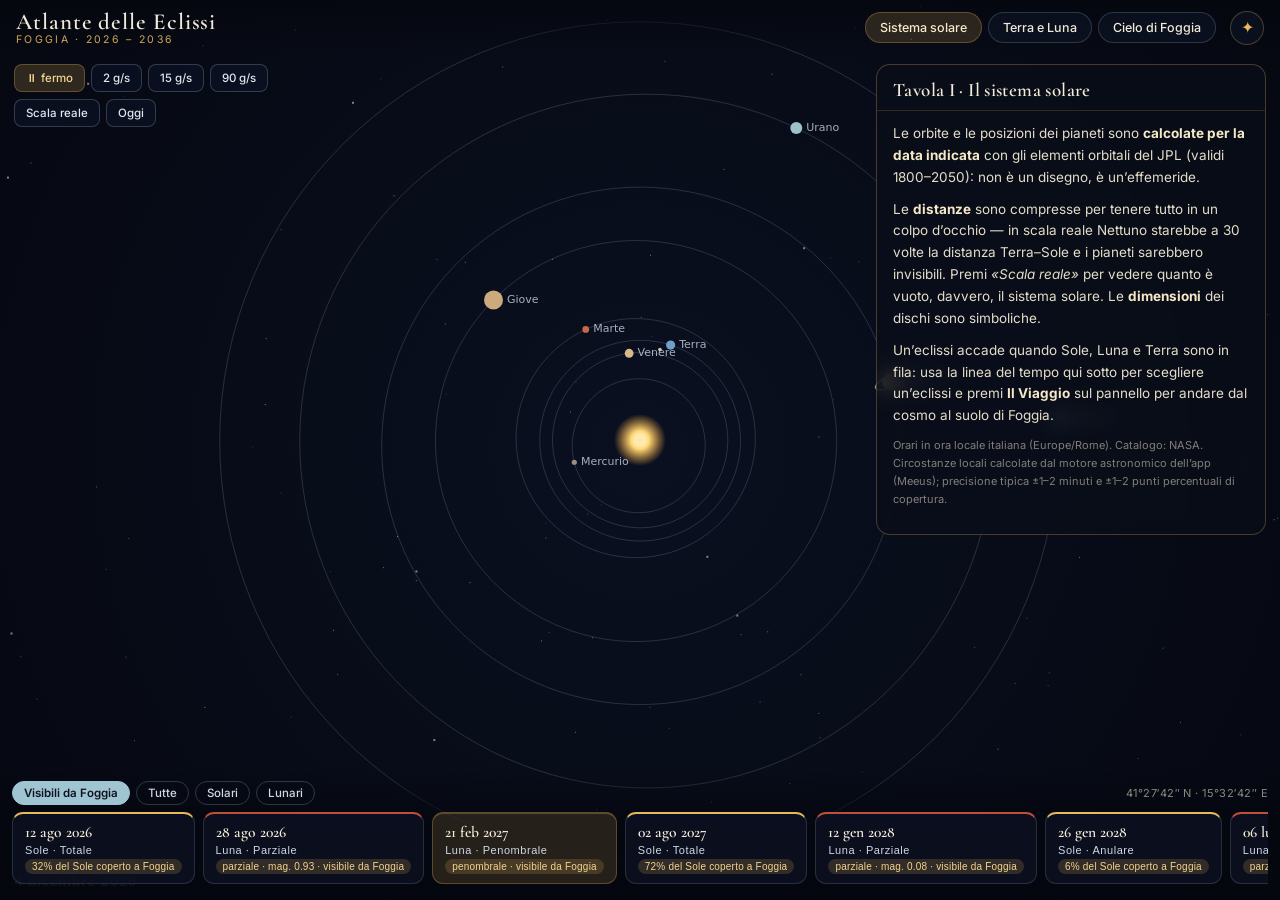
<file: claude/index.html>
<!DOCTYPE html>
<html lang="it">
<head>
<meta charset="UTF-8">
<meta name="viewport" content="width=device-width, initial-scale=1, viewport-fit=cover">
<meta name="theme-color" content="#05070f">
<title>Atlante delle Eclissi · Foggia 2026–2036</title>
<link rel="manifest" href="./manifest.webmanifest">
<link rel="icon" href="./icon.svg" type="image/svg+xml">
<link rel="preconnect" href="https://fonts.googleapis.com">
<link href="https://fonts.googleapis.com/css2?family=Cormorant+Garamond:ital,wght@0,500;0,600;1,500&family=Inter:wght@400;500;600&display=swap" rel="stylesheet">
<style>
:root{
  --notte:#05070f; --notte2:#0a1020; --carta:#f0e9d8; --oro:#e8b85c;
  --umbra:#c0503a; --ciano:#9fc4d2; --velo:rgba(10,14,26,.72);
  --bordo:rgba(232,184,92,.28);
  --serif:'Cormorant Garamond',Georgia,serif; --sans:'Inter',system-ui,sans-serif;
}
*{box-sizing:border-box;margin:0;padding:0}
html,body{height:100%}
body{background:var(--notte);color:var(--carta);font-family:var(--sans);overflow:hidden}
#sky{position:fixed;inset:0;width:100%;height:100%;display:block}

/* ----- testata ----- */
header{position:fixed;top:0;left:0;right:0;z-index:20;display:flex;align-items:center;gap:14px;
  padding:10px 16px;background:linear-gradient(180deg,rgba(5,7,15,.92),rgba(5,7,15,0));pointer-events:none}
header>*{pointer-events:auto}
.brand{display:flex;flex-direction:column;line-height:1.05}
.brand b{font-family:var(--serif);font-weight:600;font-size:clamp(17px,2.4vw,23px);letter-spacing:.04em}
.brand span{font-size:10.5px;letter-spacing:.22em;text-transform:uppercase;color:var(--oro);opacity:.9}
nav{display:flex;gap:6px;margin-left:auto}
.tab{font:500 12.5px var(--sans);color:var(--carta);background:rgba(15,22,40,.55);
  border:1px solid rgba(159,196,210,.22);border-radius:999px;padding:7px 14px;cursor:pointer;transition:.2s}
.tab.on{background:rgba(232,184,92,.16);border-color:var(--bordo);color:#f6e9c8}
.tab:hover{border-color:var(--bordo)}
#panelToggle{font-size:16px;background:rgba(15,22,40,.55);color:var(--oro);border:1px solid var(--bordo);
  border-radius:999px;width:34px;height:34px;cursor:pointer}

/* ----- pannello «Cosa stai vedendo» ----- */
#panel{position:fixed;top:64px;right:14px;width:min(390px,calc(100vw - 28px));max-height:calc(100vh - 220px);
  z-index:18;background:var(--velo);backdrop-filter:blur(10px);border:1px solid var(--bordo);
  border-radius:14px;overflow:hidden;display:flex;flex-direction:column;transition:transform .35s,opacity .35s}
#panel.closed{transform:translateX(calc(100% + 24px));opacity:0;pointer-events:none}
#panelTitle{font-family:var(--serif);font-size:19px;font-weight:600;color:#f4ecd9;
  padding:13px 16px 9px;border-bottom:1px solid rgba(232,184,92,.18);letter-spacing:.02em}
#panelBody{padding:12px 16px 16px;overflow-y:auto;font-size:13.5px;line-height:1.62;color:#e4ddc9}
#panelBody p{margin-bottom:10px}
#panelBody b{color:#f6e9c8}
#panelBody .warn{color:#f0b9a6;font-size:12.5px;border-left:2px solid var(--umbra);padding-left:9px}
#panelBody .fine{font-size:11px;color:rgba(228,221,201,.55);margin-top:6px}
.voy{font:600 13px var(--sans);width:100%;margin:4px 0 8px;padding:10px;border-radius:9px;cursor:pointer;
  color:#1a1206;background:linear-gradient(120deg,#e8b85c,#f3d490);border:none;letter-spacing:.02em}
.voy:hover{filter:brightness(1.07)}

/* ----- barra inferiore: filtri + linea del tempo ----- */
#bottom{position:fixed;left:0;right:0;bottom:0;z-index:19;padding:8px 12px 12px;
  background:linear-gradient(0deg,rgba(5,7,15,.95) 55%,rgba(5,7,15,0))}
#filters{display:flex;gap:6px;margin-bottom:7px;align-items:center;flex-wrap:wrap}
.fbtn{font:500 11.5px var(--sans);color:#cfd8e4;background:transparent;border:1px solid rgba(159,196,210,.25);
  border-radius:999px;padding:4px 11px;cursor:pointer}
.fbtn.on{color:#10131f;background:var(--ciano);border-color:var(--ciano);font-weight:600}
#filters .loc{margin-left:auto;font-size:11px;color:rgba(228,221,201,.6);letter-spacing:.04em}
#timeline{display:flex;gap:8px;overflow-x:auto;padding-bottom:4px;scrollbar-width:thin}
.evcard{flex:0 0 auto;display:flex;flex-direction:column;gap:3px;align-items:flex-start;text-align:left;
  min-width:168px;padding:9px 12px;border-radius:11px;cursor:pointer;border:1px solid rgba(159,196,210,.18);
  background:rgba(13,19,36,.72);color:var(--carta);transition:.15s}
.evcard.sol{border-top:2px solid var(--oro)} .evcard.lun{border-top:2px solid var(--umbra)}
.evcard.sel{background:rgba(232,184,92,.14);border-color:var(--bordo)}
.evcard:hover{border-color:var(--bordo)}
.evdate{font-family:var(--serif);font-size:15.5px;font-weight:600;color:#f4ecd9}
.evtype{font-size:11px;letter-spacing:.05em;color:#cfd8e4}
.badge{font-size:10px;padding:2px 7px;border-radius:999px;letter-spacing:.02em}
.badge.vis{background:rgba(232,184,92,.18);color:#f3d490}
.badge.nv{background:rgba(120,130,150,.15);color:#97a3b4}
.evempty{font-size:12px;color:#97a3b4;padding:10px}

/* ----- controlli orrery ----- */
#orreryBar{position:fixed;left:14px;top:64px;z-index:18;display:flex;flex-direction:column;gap:7px}
#orreryBar .row{display:flex;gap:6px;flex-wrap:wrap}
.ctl{font:500 11.5px var(--sans);color:#dfe6ef;background:rgba(13,19,36,.72);border:1px solid rgba(159,196,210,.25);
  border-radius:8px;padding:6px 11px;cursor:pointer}
.ctl.on{background:rgba(232,184,92,.18);border-color:var(--bordo);color:#f3d490}
.ctl:hover{border-color:var(--bordo)}

/* ----- controlli vista da terra ----- */
#groundBar{position:fixed;left:50%;transform:translateX(-50%);bottom:118px;z-index:18;
  display:none;align-items:center;gap:10px;width:min(680px,calc(100vw - 28px));
  background:var(--velo);backdrop-filter:blur(8px);border:1px solid var(--bordo);border-radius:12px;padding:9px 14px}
#playBtn,#maxBtn{font:600 13px var(--sans);color:#1a1206;background:var(--oro);border:none;border-radius:8px;
  padding:7px 12px;cursor:pointer;flex:0 0 auto}
#maxBtn{background:transparent;color:var(--oro);border:1px solid var(--bordo)}
#scrub{flex:1;accent-color:var(--oro);min-width:90px}
#readout{font-size:11.5px;color:#e9e2cd;white-space:nowrap;font-variant-numeric:tabular-nums}

@media (max-width:780px){
  #panel{top:auto;bottom:196px;right:8px;max-height:42vh}
  #groundBar{bottom:150px;flex-wrap:wrap}
  #readout{white-space:normal;width:100%;text-align:center}
  .brand span{display:none}
  #orreryBar{top:56px}
}
</style>
</head>
<body>
<canvas id="sky"></canvas>

<header>
  <div class="brand"><b>Atlante delle Eclissi</b><span>Foggia · 2026 – 2036</span></div>
  <nav>
    <button class="tab on" data-scene="orrery">Sistema solare</button>
    <button class="tab" data-scene="earthmoon">Terra e Luna</button>
    <button class="tab" data-scene="ground">Cielo di Foggia</button>
  </nav>
  <button id="panelToggle" title="Cosa stai vedendo">✦</button>
</header>

<aside id="panel">
  <div id="panelTitle">Tavola I</div>
  <div id="panelBody"></div>
</aside>

<div id="orreryBar">
  <div class="row">
    <button class="ctl spd on" data-s="0">⏸ fermo</button>
    <button class="ctl spd" data-s="2">2 g/s</button>
    <button class="ctl spd" data-s="15">15 g/s</button>
    <button class="ctl spd" data-s="90">90 g/s</button>
  </div>
  <div class="row">
    <button class="ctl" id="scaleBtn">Scala reale</button>
    <button class="ctl" id="todayBtn">Oggi</button>
  </div>
</div>

<div id="groundBar">
  <button id="playBtn" title="Riproduci l'eclissi">▶</button>
  <button id="maxBtn" title="Vai al massimo">massimo</button>
  <input id="scrub" type="range" min="0" max="1000" value="500">
  <span id="readout"></span>
</div>

<div id="bottom">
  <div id="filters">
    <button class="fbtn on" data-f="visibili">Visibili da Foggia</button>
    <button class="fbtn" data-f="tutte">Tutte</button>
    <button class="fbtn" data-f="solari">Solari</button>
    <button class="fbtn" data-f="lunari">Lunari</button>
    <span class="loc">41°27′42″ N · 15°32′42″ E</span>
  </div>
  <div id="timeline"></div>
</div>

<script>
/* =====================================================================
   ATLANTE DELLE ECLISSI · Foggia 2026–2036
   Motore astronomico: algoritmi di Jean Meeus (Astronomical Algorithms)
   - Posizione apparente del Sole (cap. 25)
   - Posizione della Luna, serie ELP-2000 troncata (cap. 47)
   - Tempo siderale, parallasse topocentrica (capp. 12, 40)
   - Geometria delle ombre per eclissi lunari (regola di Danjon)
   Le date delle eclissi provengono dal catalogo NASA (SE5000 / LE5000);
   tutte le circostanze locali sono CALCOLATE dall'app, non copiate.
   ===================================================================== */
'use strict';

/* ------------------------- utilità matematiche ------------------------ */
const DEG = Math.PI / 180, RAD = 180 / Math.PI;
const sin = x => Math.sin(x * DEG), cos = x => Math.cos(x * DEG), tan = x => Math.tan(x * DEG);
const norm360 = x => ((x % 360) + 360) % 360;
const clamp = (x, a, b) => Math.max(a, Math.min(b, x));
const lerp = (a, b, t) => a + (b - a) * t;
const ease = t => t < .5 ? 2 * t * t : 1 - Math.pow(-2 * t + 2, 2) / 2;

function jdFromDate(d) { return d.getTime() / 86400000 + 2440587.5; }
function dateFromJD(jd) { return new Date((jd - 2440587.5) * 86400000); }
function centuries(jd) { return (jd - 2451545.0) / 36525; }

/* --------------------------- Sole (Meeus 25) -------------------------- */
function sunPosition(jd) {
  const T = centuries(jd);
  const L0 = norm360(280.46646 + 36000.76983 * T + 0.0003032 * T * T);
  const M = norm360(357.52911 + 35999.05029 * T - 0.0001537 * T * T);
  const e = 0.016708634 - 0.000042037 * T - 0.0000001267 * T * T;
  const C = (1.914602 - 0.004817 * T - 0.000014 * T * T) * sin(M)
          + (0.019993 - 0.000101 * T) * sin(2 * M)
          + 0.000289 * sin(3 * M);
  const trueLong = L0 + C;
  const v = M + C;
  const R = 1.000001018 * (1 - e * e) / (1 + e * cos(v)); // UA
  const Omega = 125.04 - 1934.136 * T;
  const lambda = trueLong - 0.00569 - 0.00478 * sin(Omega); // longitudine apparente
  const eps = 23.4392911 - 0.0130042 * T - 1.64e-7 * T * T + 0.00256 * cos(Omega);
  const ra = norm360(Math.atan2(cos(eps) * sin(lambda), cos(lambda)) * RAD);
  const dec = Math.asin(sin(eps) * sin(lambda)) * RAD;
  const sd = 0.266563 / R;           // semidiametro in gradi (959.63" / R)
  const par = 8.794 / 3600 / R;      // parallasse solare in gradi
  return { lon: norm360(lambda), ra, dec, R, sd, par, eps, M, L0 };
}

/* --------------------------- Luna (Meeus 47) --------------------------- */
/* Termini principali: [D, M, M', F, ΣL(1e-6 deg), Σr(1e-3 km)] */
const LUNAR_LR = [
  [0,0,1,0, 6288774,-20905355],[2,0,-1,0,1274027,-3699111],[2,0,0,0,658314,-2955968],
  [0,0,2,0,213618,-569925],[0,1,0,0,-185116,48888],[0,0,0,2,-114332,-3149],
  [2,0,-2,0,58793,246158],[2,-1,-1,0,57066,-152138],[2,0,1,0,53322,-170733],
  [2,-1,0,0,45758,-204586],[0,1,-1,0,-40923,-129620],[1,0,0,0,-34720,108743],
  [0,1,1,0,-30383,104755],[2,0,0,-2,15327,10321],[0,0,1,2,-12528,0],
  [0,0,1,-2,10980,79661],[4,0,-1,0,10675,-34782],[0,0,3,0,10034,-23210],
  [4,0,-2,0,8548,-21636],[2,1,-1,0,-7888,24208],[2,1,0,0,-6766,30824],
  [1,0,-1,0,-5163,-8379],[1,1,0,0,4987,-16675],[2,-1,1,0,4036,-12831],
  [2,0,2,0,3994,-10445],[4,0,0,0,3861,-11650],[2,0,-3,0,3665,14403],
  [0,1,-2,0,-2689,-7003],[2,0,-1,2,-2602,0],[2,-1,-2,0,2390,10056],
  [1,0,1,0,-2348,6322],[2,-2,0,0,2236,-9884],[0,1,2,0,-2120,5751],
  [0,2,0,0,-2069,0],[2,-2,-1,0,2048,-4950],[2,0,1,-2,-1773,4130],
  [2,0,0,2,-1595,0],[4,-1,-1,0,1215,-3958],[0,0,2,2,-1110,0],
  [3,0,-1,0,-892,3258],[2,1,1,0,-810,2616],[4,-1,-2,0,759,-1897],
  [0,2,-1,0,-713,-2117],[2,2,-1,0,-700,2354],[2,1,-2,0,691,0],
  [2,-1,0,-2,596,0],[4,0,1,0,549,-1423],[0,0,4,0,537,-1117],
  [4,-1,0,0,520,-1571],[1,0,-2,0,-487,-1739],[2,1,0,-2,-399,0],
  [0,0,2,-2,-381,-4421],[1,1,1,0,351,0],[3,0,-2,0,-340,0],
  [4,0,-3,0,330,0],[2,-1,2,0,327,0],[0,2,1,0,-323,1165],
  [1,1,-1,0,299,0],[2,0,3,0,294,0],[2,0,-1,-2,0,8752]
];
/* Termini di latitudine: [D, M, M', F, Σb(1e-6 deg)] */
const LUNAR_B = [
  [0,0,0,1,5128122],[0,0,1,1,280602],[0,0,1,-1,277693],[2,0,0,-1,173237],
  [2,0,-1,1,55413],[2,0,-1,-1,46271],[2,0,0,1,32573],[0,0,2,1,17198],
  [2,0,1,-1,9266],[0,0,2,-1,8822],[2,-1,0,-1,8216],[2,0,-2,-1,4324],
  [2,0,1,1,4200],[2,1,0,-1,-3359],[2,-1,-1,1,2463],[2,-1,0,1,2211],
  [2,-1,-1,-1,2065],[0,1,-1,-1,-1870],[4,0,-1,-1,1828],[0,1,0,1,-1794],
  [0,0,0,3,-1749],[0,1,-1,1,-1565],[1,0,0,1,-1491],[0,1,1,1,-1475],
  [0,1,1,-1,-1410],[0,1,0,-1,-1344],[1,0,0,-1,-1335],[0,0,3,1,1107],
  [4,0,0,-1,1021],[4,0,-1,1,833],[0,0,1,-3,777],[4,0,-2,1,671],
  [2,0,0,-3,607],[2,0,2,-1,596],[2,-1,1,-1,491],[2,0,-2,1,-451],
  [0,0,3,-1,439],[2,0,2,1,422],[2,0,-3,-1,421],[2,1,-1,1,-366],
  [2,1,0,1,-351],[4,0,0,1,331],[2,-1,1,1,315],[2,-2,0,-1,302],
  [0,0,1,3,-283],[2,1,1,-1,-229],[1,1,0,-1,223],[1,1,0,1,223],
  [0,1,-2,-1,-220],[2,1,-1,-1,-220],[1,0,1,1,-185],[2,-1,-2,-1,181],
  [0,1,2,1,-177],[4,0,-2,-1,176],[4,-1,-1,-1,166],[1,0,1,-1,-164],
  [4,0,1,-1,132],[1,0,-1,-1,-119],[4,-1,0,-1,115],[2,-2,0,1,107]
];

function moonPosition(jd) {
  const T = centuries(jd);
  const Lp = norm360(218.3164477 + 481267.88123421 * T - 0.0015786 * T * T + T*T*T/538841 - T*T*T*T/65194000);
  const D  = norm360(297.8501921 + 445267.1114034 * T - 0.0018819 * T * T + T*T*T/545868 - T*T*T*T/113065000);
  const M  = norm360(357.5291092 + 35999.0502909 * T - 0.0001536 * T * T + T*T*T/24490000);
  const Mp = norm360(134.9633964 + 477198.8675055 * T + 0.0087414 * T * T + T*T*T/69699 - T*T*T*T/14712000);
  const F  = norm360(93.2720950 + 483202.0175233 * T - 0.0036539 * T * T - T*T*T/3526000 + T*T*T*T/863310000);
  const A1 = norm360(119.75 + 131.849 * T);
  const A2 = norm360(53.09 + 479264.290 * T);
  const A3 = norm360(313.45 + 481266.484 * T);
  const E = 1 - 0.002516 * T - 0.0000074 * T * T, E2 = E * E;

  let sumL = 0, sumR = 0, sumB = 0;
  for (const [d, m, mp, f, cl, cr] of LUNAR_LR) {
    const arg = d * D + m * M + mp * Mp + f * F;
    const ee = m === 0 ? 1 : (Math.abs(m) === 1 ? E : E2);
    sumL += cl * ee * sin(arg);
    sumR += cr * ee * cos(arg);
  }
  sumL += 3958 * sin(A1) + 1962 * sin(Lp - F) + 318 * sin(A2);
  for (const [d, m, mp, f, cb] of LUNAR_B) {
    const arg = d * D + m * M + mp * Mp + f * F;
    const ee = m === 0 ? 1 : (Math.abs(m) === 1 ? E : E2);
    sumB += cb * ee * sin(arg);
  }
  sumB += -2235 * sin(Lp) + 382 * sin(A3) + 175 * sin(A1 - F) + 175 * sin(A1 + F)
        + 127 * sin(Lp - Mp) - 115 * sin(Lp + Mp);

  const lon = norm360(Lp + sumL / 1e6);
  const lat = sumB / 1e6;
  const dist = 385000.56 + sumR / 1000; // km
  const par = Math.asin(6378.14 / dist) * RAD;        // parallasse equatoriale (gradi)
  const sd = Math.asin(0.272481 * Math.sin(par * DEG)) * RAD; // semidiametro

  const eps = 23.4392911 - 0.0130042 * T;
  const ra = norm360(Math.atan2(sin(lon) * cos(eps) - tan(lat) * sin(eps), cos(lon)) * RAD);
  const dec = Math.asin(sin(lat) * cos(eps) + cos(lat) * sin(eps) * sin(lon)) * RAD;
  return { lon, lat, dist, par, sd, ra, dec, F, D };
}

/* --------------------- tempo siderale e topocentrico ------------------- */
function gmst(jd) {
  const T = centuries(jd);
  return norm360(280.46061837 + 360.98564736629 * (jd - 2451545.0) + 0.000387933 * T * T - T * T * T / 38710000);
}
function topocentric(ra, dec, parDeg, jd, lat, lonE, hM) {
  const u = Math.atan(0.99664719 * tan(lat));
  const rs = 0.99664719 * Math.sin(u) + (hM / 6378140) * sin(lat);
  const rc = Math.cos(u) + (hM / 6378140) * cos(lat);
  const H = norm360(gmst(jd) + lonE - ra); // angolo orario locale (gradi)
  const spar = sin(parDeg);
  const dA = Math.atan2(-rc * spar * sin(H), cos(dec) - rc * spar * cos(H)) * RAD;
  const ra2 = norm360(ra + dA);
  const dec2 = Math.atan2((sin(dec) - rs * spar) * cos(dA), cos(dec) - rc * spar * cos(H)) * RAD;
  return { ra: ra2, dec: dec2 };
}
function altAz(ra, dec, jd, lat, lonE) {
  const H = norm360(gmst(jd) + lonE - ra);
  const alt = Math.asin(sin(lat) * sin(dec) + cos(lat) * cos(dec) * cos(H)) * RAD;
  const az = norm360(Math.atan2(sin(H), cos(H) * sin(lat) - tan(dec) * cos(lat)) * RAD + 180);
  return { alt, az };
}
function separation(ra1, dec1, ra2, dec2) {
  const c = sin(dec1) * sin(dec2) + cos(dec1) * cos(dec2) * cos(ra1 - ra2);
  return Math.acos(clamp(c, -1, 1)) * RAD;
}

/* --------------- frazione oscurata del disco solare ------------------- */
function solarObscuration(s, rs, rm) {
  if (s >= rs + rm) return { obs: 0, mag: 0 };
  const mag = (rs + rm - s) / (2 * rs);
  if (s <= Math.abs(rm - rs)) return { obs: rm >= rs ? 1 : (rm * rm) / (rs * rs), mag };
  const d1 = (s * s + rs * rs - rm * rm) / (2 * s);
  const d2 = s - d1;
  const A = rs * rs * Math.acos(clamp(d1 / rs, -1, 1)) - d1 * Math.sqrt(Math.max(0, rs * rs - d1 * d1))
          + rm * rm * Math.acos(clamp(d2 / rm, -1, 1)) - d2 * Math.sqrt(Math.max(0, rm * rm - d2 * d2));
  return { obs: clamp(A / (Math.PI * rs * rs), 0, 1), mag };
}

/* ------------- geometria dell'ombra terrestre (eclissi lunari) -------- */
function earthShadow(jd) {
  const s = sunPosition(jd), m = moonPosition(jd);
  const shRA = norm360(s.ra + 180), shDec = -s.dec; // punto antisolare
  const umbra = 1.02 * (0.998340 * m.par - s.sd + s.par);     // raggio in gradi (Danjon)
  const penumbra = 1.02 * (0.998340 * m.par + s.sd + s.par);
  const sep = separation(m.ra, m.dec, shRA, shDec);
  const magU = (umbra + m.sd - sep) / (2 * m.sd);
  const magP = (penumbra + m.sd - sep) / (2 * m.sd);
  return { umbra, penumbra, sep, magU, magP, moon: m, sun: s, shRA, shDec };
}

/* ======================================================================
   CATALOGO ECLISSI 2026–2036  (data e istante del massimo: NASA)
   kind: 'S' solare | 'L' lunare — type indicato dal catalogo globale.
   Tutte le circostanze per Foggia sono ricalcolate dal motore qui sopra.
   ====================================================================== */
const CATALOG = [
  { d:'2026-02-17T12:13Z', kind:'S', type:'anulare',   where:'Antartide' },
  { d:'2026-03-03T11:34Z', kind:'L', type:'totale',    where:'Pacifico, Asia orientale, Americhe' },
  { d:'2026-08-12T17:46Z', kind:'S', type:'totale',    where:'Groenlandia, Islanda, Spagna settentrionale', note:'La prima eclissi totale in Europa dal 1999. Dall\u2019Italia: parziale profonda al tramonto.' },
  { d:'2026-08-28T04:13Z', kind:'L', type:'parziale',  where:'Americhe, Europa occidentale' },
  { d:'2027-02-06T16:00Z', kind:'S', type:'anulare',   where:'Sud America, Atlantico, Africa occidentale' },
  { d:'2027-02-20T23:13Z', kind:'L', type:'penombrale',where:'Americhe, Europa, Africa' },
  { d:'2027-07-18T16:03Z', kind:'L', type:'penombrale',where:'Asia orientale, Australia' },
  { d:'2027-08-02T10:07Z', kind:'S', type:'totale',    where:'Gibilterra, Nord Africa, Egitto, Arabia', note:'\u201CL\u2019eclissi del secolo\u201D: oltre 6 minuti di totalit\u00E0 in Egitto. La fascia di totalit\u00E0 sfiora la Sicilia.' },
  { d:'2027-08-17T07:14Z', kind:'L', type:'penombrale',where:'Pacifico, Americhe' },
  { d:'2028-01-12T04:13Z', kind:'L', type:'parziale',  where:'Americhe, Europa, Africa' },
  { d:'2028-01-26T15:08Z', kind:'S', type:'anulare',   where:'Ecuador, Brasile, Atlantico, Penisola Iberica al tramonto' },
  { d:'2028-07-06T18:19Z', kind:'L', type:'parziale',  where:'Asia, Africa orientale, Australia' },
  { d:'2028-07-22T02:56Z', kind:'S', type:'totale',    where:'Australia, Nuova Zelanda' },
  { d:'2028-12-31T16:52Z', kind:'L', type:'totale',    where:'Europa, Africa, Asia', note:'La Luna si eclissa totalmente la sera di San Silvestro, gi\u00E0 alta nel cielo italiano.' },
  { d:'2029-01-14T17:13Z', kind:'S', type:'parziale',  where:'Nord America' },
  { d:'2029-06-12T04:06Z', kind:'S', type:'parziale',  where:'Artico, Scandinavia' },
  { d:'2029-06-26T03:22Z', kind:'L', type:'totale',    where:'Americhe, Africa occidentale', note:'La pi\u00F9 grande eclissi lunare del XXI secolo per magnitudine.' },
  { d:'2029-07-11T15:37Z', kind:'S', type:'parziale',  where:'Sud America meridionale' },
  { d:'2029-12-05T15:03Z', kind:'S', type:'parziale',  where:'Antartide' },
  { d:'2029-12-20T22:42Z', kind:'L', type:'totale',    where:'Europa, Africa, Asia', note:'Totalit\u00E0 comodamente visibile in piena notte dall\u2019Italia.' },
  { d:'2030-06-01T06:29Z', kind:'S', type:'anulare',   where:'Algeria, Tunisia, Grecia, Turchia, Russia, Giappone', note:'L\u2019anello di fuoco passa sul Mediterraneo, a poche centinaia di km dalla Puglia.' },
  { d:'2030-06-15T18:33Z', kind:'L', type:'parziale',  where:'Europa, Africa, Asia' },
  { d:'2030-11-25T06:51Z', kind:'S', type:'totale',    where:'Africa australe, Oceano Indiano, Australia' },
  { d:'2030-12-09T22:27Z', kind:'L', type:'penombrale',where:'Europa, Africa, Asia' },
  { d:'2031-05-21T07:16Z', kind:'S', type:'anulare',   where:'Africa centrale, India, Sud-est asiatico' },
  { d:'2031-11-14T21:07Z', kind:'S', type:'ibrida',    where:'Oceano Pacifico' },
  { d:'2032-04-25T15:13Z', kind:'L', type:'totale',    where:'Asia, Australia, Pacifico' },
  { d:'2032-05-09T13:26Z', kind:'S', type:'anulare',   where:'Atlantico meridionale' },
  { d:'2032-10-18T19:02Z', kind:'L', type:'totale',    where:'Europa, Africa, Asia', note:'Eclissi totale di Luna in prima serata sull\u2019Italia.' },
  { d:'2032-11-03T05:34Z', kind:'S', type:'parziale',  where:'Asia settentrionale, Europa nord-orientale' },
  { d:'2033-03-30T18:02Z', kind:'S', type:'totale',    where:'Alaska, Artico' },
  { d:'2033-04-14T19:13Z', kind:'L', type:'totale',    where:'Europa orientale, Asia, Australia' },
  { d:'2033-09-23T13:54Z', kind:'S', type:'parziale',  where:'Sud America, Antartide' },
  { d:'2033-10-08T10:55Z', kind:'L', type:'totale',    where:'Pacifico, Americhe' },
  { d:'2034-03-20T10:18Z', kind:'S', type:'totale',    where:'Africa centrale, Egitto, Medio Oriente, Iran', note:'Dall\u2019Italia meridionale: parziale in tarda mattinata.' },
  { d:'2034-09-12T16:19Z', kind:'S', type:'anulare',   where:'Sud America' },
  { d:'2034-09-28T02:46Z', kind:'L', type:'parziale',  where:'Europa, Africa, Asia' },
  { d:'2035-03-09T23:05Z', kind:'S', type:'anulare',   where:'Nuova Zelanda, Pacifico' },
  { d:'2035-08-19T01:11Z', kind:'L', type:'parziale',  where:'Europa, Africa, Asia' },
  { d:'2035-09-02T01:56Z', kind:'S', type:'totale',    where:'Cina, Corea, Giappone, Pacifico' },
  { d:'2036-02-11T22:12Z', kind:'L', type:'totale',    where:'Europa, Africa, Americhe' },
  { d:'2036-02-27T04:46Z', kind:'S', type:'parziale',  where:'Antartide' }
];

/* ------------------ osservatore (Foggia, modificabile) ----------------- */
const OBSERVER = { name: 'Foggia', lat: 41.46167, lon: 15.545, h: 76 };

const fmtTime = new Intl.DateTimeFormat('it-IT', { timeZone: 'Europe/Rome', hour: '2-digit', minute: '2-digit' });
const fmtDate = new Intl.DateTimeFormat('it-IT', { timeZone: 'Europe/Rome', day: 'numeric', month: 'long', year: 'numeric' });
const fmtDateShort = new Intl.DateTimeFormat('it-IT', { timeZone: 'Europe/Rome', day: '2-digit', month: 'short', year: 'numeric' });

/* ============= calcolo delle circostanze locali per ogni evento ========= */
function computeSolarLocal(ev) {
  const jd0 = jdFromDate(new Date(ev.d));
  const step1 = 1 / 1440; // 1 minuto
  let best = { obs: 0, mag: 0, jd: jd0, alt: -90 };
  let t1 = null, t4 = null, prevObs = 0;
  for (let jd = jd0 - 4 / 24; jd <= jd0 + 4 / 24; jd += step1) {
    const r = solarSnapshot(jd);
    if (r.obs > 0 && prevObs === 0) t1 = jd;
    if (r.obs === 0 && prevObs > 0 && t1 && !t4) t4 = jd;
    if (r.alt > 0.1 && r.obs > best.obs) best = { ...r, jd };
    prevObs = r.obs;
  }
  // raffinamento a 5 secondi attorno al massimo
  if (best.obs > 0) {
    for (let jd = best.jd - step1; jd <= best.jd + step1; jd += 5 / 86400) {
      const r = solarSnapshot(jd);
      if (r.alt > 0.1 && r.obs > best.obs) best = { ...r, jd };
    }
  }
  const visible = best.obs > 0.005;
  return { visible, maxObs: best.obs, maxMag: best.mag, jdMax: best.jd, altMax: best.alt, azMax: best.az, jd1: t1, jd4: t4 };
}
function solarSnapshot(jd) {
  const s = sunPosition(jd), m = moonPosition(jd);
  const st = topocentric(s.ra, s.dec, s.par, jd, OBSERVER.lat, OBSERVER.lon, OBSERVER.h);
  const mt = topocentric(m.ra, m.dec, m.par, jd, OBSERVER.lat, OBSERVER.lon, OBSERVER.h);
  const aa = altAz(st.ra, st.dec, jd, OBSERVER.lat, OBSERVER.lon);
  const sep = separation(st.ra, st.dec, mt.ra, mt.dec);
  const o = solarObscuration(sep, s.sd, m.sd);
  return { obs: aa.alt > -0.8 ? o.obs : 0, mag: o.mag, alt: aa.alt, az: aa.az, sep, sunSd: s.sd, moonSd: m.sd, sun: s, moon: m, st, mt };
}
function computeLunarLocal(ev) {
  const jd0 = jdFromDate(new Date(ev.d));
  const step = 1 / 1440;
  let best = { magU: -9, jd: jd0 };
  let u1 = null, u4 = null, p1 = null, p4 = null, prevU = -9, prevP = -9;
  for (let jd = jd0 - 5 / 24; jd <= jd0 + 5 / 24; jd += step) {
    const sh = earthShadow(jd);
    if (sh.magP > 0 && prevP <= 0) p1 = jd;
    if (sh.magP <= 0 && prevP > 0 && p1 && !p4) p4 = jd;
    if (sh.magU > 0 && prevU <= 0) u1 = jd;
    if (sh.magU <= 0 && prevU > 0 && u1 && !u4) u4 = jd;
    if (sh.magU > best.magU) best = { magU: sh.magU, magP: sh.magP, jd };
    prevU = sh.magU; prevP = sh.magP;
  }
  const shMax = earthShadow(best.jd);
  const mt = topocentric(shMax.moon.ra, shMax.moon.dec, shMax.moon.par, best.jd, OBSERVER.lat, OBSERVER.lon, OBSERVER.h);
  const aa = altAz(mt.ra, mt.dec, best.jd, OBSERVER.lat, OBSERVER.lon);
  // la fase umbrale è visibile se la Luna è sopra l'orizzonte in qualche momento tra u1 e u4
  let anyAbove = false, altAtMax = aa.alt;
  const lo = u1 || p1 || best.jd - 2 / 24, hi = u4 || p4 || best.jd + 2 / 24;
  for (let jd = lo; jd <= hi; jd += 5 * step) {
    const m = moonPosition(jd);
    const t = topocentric(m.ra, m.dec, m.par, jd, OBSERVER.lat, OBSERVER.lon, OBSERVER.h);
    if (altAz(t.ra, t.dec, jd, OBSERVER.lat, OBSERVER.lon).alt > -0.6) { anyAbove = true; break; }
  }
  const visible = anyAbove && (best.magU > 0 || best.magP > 0.6);
  return { visible, magU: best.magU, magP: best.magP, jdMax: best.jd, altMax: altAtMax, u1, u4, p1, p4 };
}

/* ===================== pianeti (elementi JPL ~1800–2050) ================ */
const PLANETS = [
  { n:'Mercurio', col:'#9c8f82', r:2.6, a:[0.38709927,0.00000037], e:[0.20563593,0.00001906], L:[252.25032350,149472.67411175], pe:[77.45779628,0.16047689] },
  { n:'Venere',   col:'#d9b98a', r:4.4, a:[0.72333566,0.00000390], e:[0.00677672,-0.00004107], L:[181.97909950,58517.81538729], pe:[131.60246718,0.00268329] },
  { n:'Terra',    col:'#6f9fcb', r:4.6, a:[1.00000261,0.00000562], e:[0.01671123,-0.00004392], L:[100.46457166,35999.37244981], pe:[102.93768193,0.32327364] },
  { n:'Marte',    col:'#c4694a', r:3.4, a:[1.52371034,0.00001847], e:[0.09339410,0.00007882], L:[-4.55343205,19140.30268499], pe:[-23.94362959,0.44441088] },
  { n:'Giove',    col:'#cfa97e', r:9.5, a:[5.20288700,-0.00011607], e:[0.04838624,-0.00013253], L:[34.39644051,3034.74612775], pe:[14.72847983,0.21252668] },
  { n:'Saturno',  col:'#d8c08a', r:8.2, a:[9.53667594,-0.00125060], e:[0.05386179,-0.00050991], L:[49.95424423,1222.49362201], pe:[92.59887831,-0.41897216] },
  { n:'Urano',    col:'#9cc3c9', r:6.0, a:[19.18916464,-0.00196176], e:[0.04725744,-0.00004397], L:[313.23810451,428.48202785], pe:[170.95427630,0.40805281] },
  { n:'Nettuno',  col:'#7d96c9', r:5.8, a:[30.06992276,0.00026291], e:[0.00859048,0.00005105], L:[-55.12002969,218.45945325], pe:[44.96476227,-0.32241464] }
];
function planetHelio(p, jd) {
  const T = centuries(jd);
  const a = p.a[0] + p.a[1] * T, e = p.e[0] + p.e[1] * T;
  const L = norm360(p.L[0] + p.L[1] * T), pe = p.pe[0] + p.pe[1] * T;
  const M = norm360(L - pe);
  let Erad = M * DEG;
  for (let i = 0; i < 8; i++) Erad = Erad - (Erad - e * Math.sin(Erad) - M * DEG) / (1 - e * Math.cos(Erad));
  const xv = a * (Math.cos(Erad) - e), yv = a * Math.sqrt(1 - e * e) * Math.sin(Erad);
  const v = Math.atan2(yv, xv) * RAD, r = Math.sqrt(xv * xv + yv * yv);
  const lon = norm360(v + pe);
  return { lon, r, a, e, pe };
}

/* ====================================================================== */
/*                              APPLICAZIONE                              */
/* ====================================================================== */
const canvas = document.getElementById('sky');
const ctx = canvas.getContext('2d');
let W = 0, H = 0, DPR = 1;
function resize() {
  DPR = Math.min(window.devicePixelRatio || 1, 2);
  W = canvas.clientWidth; H = canvas.clientHeight;
  canvas.width = W * DPR; canvas.height = H * DPR;
  ctx.setTransform(DPR, 0, 0, DPR, 0, 0);
}
window.addEventListener('resize', resize);

/* ------------------------------ stato --------------------------------- */
const state = {
  scene: 'orrery',            // orrery | earthmoon | ground
  simDate: new Date(),        // tempo del sistema solare
  playSpeed: 0,               // giorni al secondo
  compressed: true,           // scala compressa o reale
  selected: null,             // evento eclissi selezionato (con .local)
  groundJD: null,             // istante simulato nella vista da terra
  groundPlay: false,
  groundSpan: null,           // {lo, hi}
  voyage: null,               // animazione "Il Viaggio"
  filter: 'visibili',
  stars: [], starsFar: [],
  panelOpen: window.innerWidth > 900
};
for (let i = 0; i < 260; i++) state.stars.push({ x: Math.random(), y: Math.random(), m: Math.random() });
for (let i = 0; i < 120; i++) state.starsFar.push({ x: Math.random(), y: Math.random(), m: Math.random() });

/* --------------------- pre-calcolo del catalogo ------------------------ */
const EVENTS = CATALOG.map(ev => {
  const e = { ...ev, date: new Date(ev.d) };
  e.local = ev.kind === 'S' ? computeSolarLocal(e) : computeLunarLocal(e);
  return e;
});

/* ------------------------------ UI ------------------------------------ */
const $ = id => document.getElementById(id);
const timelineEl = $('timeline'), panelEl = $('panel'), panelBody = $('panelBody'), panelTitle = $('panelTitle');
const groundBar = $('groundBar'), scrub = $('scrub'), readout = $('readout');
const orreryBar = $('orreryBar');

function typeLabel(ev) {
  const t = ev.type.charAt(0).toUpperCase() + ev.type.slice(1);
  return (ev.kind === 'S' ? 'Sole · ' : 'Luna · ') + t;
}
function localBadge(ev) {
  const L = ev.local;
  if (!L.visible) return '<span class="badge nv">non visibile da Foggia</span>';
  if (ev.kind === 'S') {
    const pct = Math.round(L.maxObs * 100);
    return `<span class="badge vis">${pct}% del Sole coperto a Foggia</span>`;
  }
  if (L.magU > 0) {
    const t = L.magU >= 1 ? 'totale' : 'parziale';
    return `<span class="badge vis">${t} · mag. ${L.magU.toFixed(2)} · visibile da Foggia</span>`;
  }
  return '<span class="badge vis">penombrale · visibile da Foggia</span>';
}

function buildTimeline() {
  timelineEl.innerHTML = '';
  const list = EVENTS.filter(ev => {
    if (state.filter === 'solari') return ev.kind === 'S';
    if (state.filter === 'lunari') return ev.kind === 'L';
    if (state.filter === 'visibili') return ev.local.visible;
    return true;
  });
  for (const ev of list) {
    const card = document.createElement('button');
    card.className = 'evcard ' + (ev.kind === 'S' ? 'sol' : 'lun') + (state.selected === ev ? ' sel' : '');
    card.innerHTML = `<span class="evdate">${fmtDateShort.format(ev.date)}</span>
      <span class="evtype">${typeLabel(ev)}</span>
      ${localBadge(ev)}`;
    card.addEventListener('click', () => selectEvent(ev, true));
    timelineEl.appendChild(card);
  }
  if (!list.length) timelineEl.innerHTML = '<div class="evempty">Nessun evento con questo filtro.</div>';
}

function selectEvent(ev, voyage) {
  state.selected = ev;
  buildTimeline();
  const L = ev.local;
  const lo = (ev.kind === 'S' ? (L.jd1 || L.jdMax - 2 / 24) : (L.p1 || L.jdMax - 3 / 24)) - 20 / 1440;
  const hi = (ev.kind === 'S' ? (L.jd4 || L.jdMax + 2 / 24) : (L.p4 || L.jdMax + 3 / 24)) + 20 / 1440;
  state.groundSpan = { lo, hi };
  state.groundJD = L.jdMax;
  state.simDate = dateFromJD(L.jdMax);
  state.playSpeed = 0;
  if (voyage) startVoyage();
  else { setScene('ground'); }
  updatePanel();
}

/* ------------------------- scene e transizioni ------------------------- */
function setScene(s) {
  state.scene = s;
  document.querySelectorAll('.tab').forEach(b => b.classList.toggle('on', b.dataset.scene === s));
  groundBar.style.display = (s === 'ground' && state.selected) ? 'flex' : 'none';
  orreryBar.style.display = s === 'orrery' ? 'flex' : 'none';
  updatePanel();
}
document.querySelectorAll('.tab').forEach(b => b.addEventListener('click', () => { state.voyage = null; setScene(b.dataset.scene); }));

function startVoyage() {
  state.voyage = { t0: performance.now(), phase: 0 };
  setScene('orrery');
}
const VOY = [
  { dur: 3000, scene: 'orrery',    cap: 'Il sistema solare. La Terra e la Luna corrono lungo le loro orbite\u2026' },
  { dur: 3400, scene: 'earthmoon', cap: 'L\u2019orbita lunare \u00E8 inclinata di 5,1\u00B0: solo vicino ai nodi i tre corpi si allineano.' },
  { dur: 2600, scene: 'ground',    cap: 'Scendiamo a Foggia, 41\u00B027\u203242\u2033 N \u00B7 15\u00B032\u203242\u2033 E. Alza gli occhi.' }
];

/* ------------------------------ pannello ------------------------------- */
function updatePanel() {
  const ev = state.selected;
  let html = '';
  if (state.scene === 'orrery') {
    panelTitle.textContent = 'Tavola I · Il sistema solare';
    html = `<p>Le orbite e le posizioni dei pianeti sono <b>calcolate per la data indicata</b> con gli elementi orbitali del JPL (validi 1800–2050): non è un disegno, è un\u2019effemeride.</p>
    <p>Le <b>distanze</b> sono compresse per tenere tutto in un colpo d\u2019occhio — in scala reale Nettuno starebbe a 30 volte la distanza Terra–Sole e i pianeti sarebbero invisibili. Premi <i>«Scala reale»</i> per vedere quanto è vuoto, davvero, il sistema solare. Le <b>dimensioni</b> dei dischi sono simboliche.</p>
    <p>Un\u2019eclissi accade quando Sole, Luna e Terra sono in fila: usa la linea del tempo qui sotto per scegliere un\u2019eclissi e premi <b>Il Viaggio</b> sul pannello per andare dal cosmo al suolo di Foggia.</p>`;
  } else if (state.scene === 'earthmoon') {
    panelTitle.textContent = 'Tavola II · Terra, Luna e i nodi';
    html = `<p>La Luna gira intorno alla Terra in 27,3 giorni, ma il suo piano orbitale è <b>inclinato di 5,14°</b> rispetto al piano in cui la Terra gira intorno al Sole (l\u2019eclittica).</p>
    <p>Per questo <b>non c\u2019è un\u2019eclissi a ogni Luna nuova o piena</b>: quasi sempre l\u2019ombra passa sopra o sotto. Solo quando la Luna attraversa l\u2019eclittica — nei <b>nodi</b>, segnati in figura — e contemporaneamente è nuova o piena, i tre corpi si allineano davvero.</p>
    <p>Il cono d\u2019<b>ombra</b> (umbra) della Luna è lungo appena ~374.000 km: a volte non arriva a toccare la Terra, e l\u2019eclissi diventa <b>anulare</b>. L\u2019ombra della Terra, molto più larga, è quella in cui la Luna si immerge nelle eclissi lunari.</p>`;
  } else if (ev) {
    panelTitle.textContent = 'Tavola III · ' + typeLabel(ev) + ' — ' + fmtDate.format(ev.date);
    const L = ev.local;
    if (ev.kind === 'S') {
      const pct = Math.round(L.maxObs * 100);
      html = `<p><b>${ev.type === 'totale' ? 'Eclissi totale di Sole' : ev.type === 'anulare' ? 'Eclissi anulare di Sole' : ev.type === 'ibrida' ? 'Eclissi ibrida di Sole' : 'Eclissi parziale di Sole'}</b>. Fascia di massimo: ${ev.where}.</p>` +
        (ev.note ? `<p>${ev.note}</p>` : '') +
        (L.visible
          ? `<p>Da <b>Foggia</b> il calcolo dà una copertura massima del <b>${pct}%</b> del disco solare${L.jdMax ? `, alle <b>${fmtTime.format(dateFromJD(L.jdMax))}</b> ora locale` : ''}, con il Sole a <b>${L.altMax.toFixed(0)}°</b> sull\u2019orizzonte${L.altMax < 4 ? ' — praticamente al tramonto: serve un orizzonte libero verso ovest' : ''}. ${L.jd1 && L.jd4 ? `La fase parziale va dalle ${fmtTime.format(dateFromJD(L.jd1))} alle ${fmtTime.format(dateFromJD(L.jd4))}.` : ''}</p>
          <p>Trascina il cursore del tempo e osserva: il disco scuro che morde il Sole è la Luna, vista da terra esattamente dove il calcolo la mette.</p>`
          : `<p>Da Foggia questa eclissi <b>non sarà visibile</b>: al momento dell\u2019allineamento il Sole è sotto l\u2019orizzonte oppure l\u2019ombra lunare passa altrove. La simulazione mostra comunque la geometria dell\u2019evento.</p>`) +
        `<p class="warn">⚠ Il Sole non va mai osservato senza filtri certificati ISO 12312-2. Mai con occhiali da sole, mai attraverso ottiche non filtrate.</p>`;
    } else {
      const t = L.magU >= 1 ? 'totale' : L.magU > 0 ? 'parziale' : 'penombrale';
      html = `<p><b>Eclissi ${t} di Luna</b>. Visibilità globale: ${ev.where}.</p>` +
        (ev.note ? `<p>${ev.note}</p>` : '') +
        `<p>La Luna piena attraversa l\u2019ombra che la Terra proietta nello spazio. Magnitudine umbrale calcolata: <b>${Math.max(0, L.magU).toFixed(2)}</b> (1,00 = Luna interamente nell\u2019ombra).</p>` +
        (L.visible
          ? `<p>Da <b>Foggia</b> il massimo è alle <b>${fmtTime.format(dateFromJD(L.jdMax))}</b>, con la Luna a ${L.altMax.toFixed(0)}° sull\u2019orizzonte. ${L.u1 && L.u4 ? `Fase d\u2019ombra dalle ${fmtTime.format(dateFromJD(L.u1))} alle ${fmtTime.format(dateFromJD(L.u4))}.` : ''}</p>
          <p>Il colore rosso della totalità è la somma di tutte le albe e i tramonti della Terra: l\u2019atmosfera piega la luce solare rossa dentro il cono d\u2019ombra.</p>`
          : `<p>Da Foggia la Luna sarà sotto l\u2019orizzonte durante le fasi principali: l\u2019eclissi <b>non sarà osservabile</b>. La simulazione resta disponibile.</p>`) +
        `<p>Le eclissi di Luna si guardano a occhio nudo, senza alcuna protezione.</p>`;
    }
    html += `<button class="voy" onclick="window.__voy()">▶ Il Viaggio — dal cosmo a Foggia</button>`;
  } else {
    panelTitle.textContent = 'Tavola III · Il cielo di Foggia';
    html = '<p>Scegli un\u2019eclissi dalla linea del tempo per simulare che cosa vedrebbe un osservatore a Foggia.</p>';
  }
  html += `<p class="fine">Orari in ora locale italiana (Europe/Rome). Catalogo: NASA. Circostanze locali calcolate dal motore astronomico dell\u2019app (Meeus); precisione tipica ±1–2 minuti e ±1–2 punti percentuali di copertura.</p>`;
  panelBody.innerHTML = html;
}
window.__voy = () => { if (state.selected) startVoyage(); };

$('panelToggle').addEventListener('click', () => { state.panelOpen = !state.panelOpen; panelEl.classList.toggle('closed', !state.panelOpen); });
document.querySelectorAll('.fbtn').forEach(b => b.addEventListener('click', () => {
  state.filter = b.dataset.f;
  document.querySelectorAll('.fbtn').forEach(x => x.classList.toggle('on', x === b));
  buildTimeline();
}));

/* controlli orrery */
$('scaleBtn').addEventListener('click', () => { state.compressed = !state.compressed; $('scaleBtn').textContent = state.compressed ? 'Scala reale' : 'Scala compressa'; });
document.querySelectorAll('.spd').forEach(b => b.addEventListener('click', () => {
  state.playSpeed = parseFloat(b.dataset.s);
  document.querySelectorAll('.spd').forEach(x => x.classList.toggle('on', x === b));
}));
$('todayBtn').addEventListener('click', () => { state.simDate = new Date(); });

/* controlli vista da terra */
scrub.addEventListener('input', () => {
  if (!state.groundSpan) return;
  state.groundPlay = false; $('playBtn').textContent = '▶';
  state.groundJD = lerp(state.groundSpan.lo, state.groundSpan.hi, scrub.value / 1000);
});
$('playBtn').addEventListener('click', () => {
  state.groundPlay = !state.groundPlay;
  $('playBtn').textContent = state.groundPlay ? '❚❚' : '▶';
});
$('maxBtn').addEventListener('click', () => { if (state.selected) { state.groundJD = state.selected.local.jdMax; state.groundPlay = false; $('playBtn').textContent = '▶'; } });

/* ====================== RENDERING — scena 1: orrery ===================== */
function drawOrrery(now, alpha, zoom) {
  ctx.save();
  if (alpha < 1) ctx.globalAlpha = alpha;
  paintSpace();
  const cx = W / 2, cy = (H - 40) / 2 + 10;
  const margin = Math.min(W, H) / 2 - 30;
  const jd = jdFromDate(state.simDate);
  const rScale = a => state.compressed ? margin * Math.pow(a / 30.2, 0.42) : margin * (a / 30.2);

  ctx.save();
  ctx.translate(cx, cy);
  if (zoom) { ctx.scale(zoom, zoom); }

  // Sole
  const sg = ctx.createRadialGradient(0, 0, 0, 0, 0, 26);
  sg.addColorStop(0, '#fff7df'); sg.addColorStop(0.35, '#ffd978'); sg.addColorStop(1, 'rgba(255,170,60,0)');
  ctx.fillStyle = sg; ctx.beginPath(); ctx.arc(0, 0, 26, 0, 7); ctx.fill();
  ctx.fillStyle = '#ffe9ad'; ctx.beginPath(); ctx.arc(0, 0, 7, 0, 7); ctx.fill();

  let earthXY = null;
  for (const p of PLANETS) {
    const el = planetHelio(p, jd);
    // orbita (ellisse reale campionata, proiezione sull'eclittica)
    ctx.beginPath();
    for (let i = 0; i <= 128; i++) {
      const v = i / 128 * 360;
      const r = el.a * (1 - el.e * el.e) / (1 + el.e * cos(v));
      const lon = v + el.pe;
      const rr = rScale(r);
      const x = rr * cos(lon), y = -rr * sin(lon);
      i ? ctx.lineTo(x, y) : ctx.moveTo(x, y);
    }
    ctx.strokeStyle = 'rgba(150,170,200,0.22)'; ctx.lineWidth = 1; ctx.stroke();
    const rr = rScale(el.r);
    const x = rr * cos(el.lon), y = -rr * sin(el.lon);
    const pr = state.compressed ? p.r : Math.max(1.2, p.r * 0.4);
    ctx.fillStyle = p.col;
    ctx.beginPath(); ctx.arc(x, y, pr, 0, 7); ctx.fill();
    if (p.n === 'Saturno') { ctx.strokeStyle = 'rgba(216,192,138,0.7)'; ctx.lineWidth = 1.4; ctx.beginPath(); ctx.ellipse(x, y, pr * 2, pr * 0.7, -0.4, 0, 7); ctx.stroke(); }
    if (p.n === 'Terra') {
      earthXY = { x, y };
      // la Luna, esagerata per visibilità
      const m = moonPosition(jd), s = sunPosition(jd);
      const mAng = m.lon * DEG; // longitudine eclittica geocentrica reale della Luna
      const md = pr + 7;
      ctx.fillStyle = '#cfc9bd';
      ctx.beginPath(); ctx.arc(x + md * Math.cos(mAng), y - md * Math.sin(mAng), 1.8, 0, 7); ctx.fill();
    }
    ctx.fillStyle = 'rgba(220,230,245,0.75)'; ctx.font = '11px system-ui';
    ctx.fillText(p.n, x + pr + 4, y + 3);
  }
  // allineamento al giorno dell'eclissi selezionata
  if (state.selected && Math.abs(jd - state.selected.local.jdMax) < 1.5 && earthXY) {
    ctx.strokeStyle = 'rgba(232,184,92,0.55)'; ctx.setLineDash([5, 6]); ctx.lineWidth = 1.2;
    ctx.beginPath(); ctx.moveTo(0, 0);
    const k = 1.25; ctx.lineTo(earthXY.x * k, earthXY.y * k); ctx.stroke(); ctx.setLineDash([]);
    ctx.fillStyle = '#e8b85c'; ctx.font = 'italic 12px Georgia';
    ctx.fillText('allineamento', earthXY.x * 1.06 + 8, earthXY.y * 1.06);
  }
  ctx.restore();

  ctx.fillStyle = 'rgba(230,235,245,0.9)'; ctx.font = '600 13px system-ui';
  ctx.fillText(fmtDate.format(state.simDate), 14, H - 14);
  ctx.fillStyle = 'rgba(180,195,215,0.55)'; ctx.font = '11px system-ui';
  ctx.fillText(state.compressed ? 'distanze compresse · dimensioni simboliche' : 'distanze in scala reale · dimensioni simboliche', 14, H - 30);
  ctx.restore();
}

/* ================= scena 2: Terra–Luna e i nodi ========================= */
function drawEarthMoon(now, alpha, zoom) {
  ctx.save();
  if (alpha < 1) ctx.globalAlpha = alpha;
  paintSpace();
  const cx = W / 2, cy = (H - 40) / 2 + 10;
  ctx.save(); ctx.translate(cx, cy); if (zoom) ctx.scale(zoom, zoom);

  const jd = state.selected ? state.selected.local.jdMax : jdFromDate(state.simDate);
  const m = moonPosition(jd), s = sunPosition(jd);
  const R = Math.min(W, H) * 0.30;
  const sunDir = (s.lon + 180) * DEG; // direzione del Sole vista dalla Terra: lon geocentrica del Sole

  // luce solare da un lato
  const lg = ctx.createLinearGradient(-Math.cos(sunDir) * W, Math.sin(sunDir) * W, Math.cos(sunDir) * W, -Math.sin(sunDir) * W);
  lg.addColorStop(0, 'rgba(255,225,160,0.10)'); lg.addColorStop(0.5, 'rgba(255,225,160,0)');
  ctx.fillStyle = lg; ctx.fillRect(-W / 2, -H / 2, W, H);
  // frecce verso il Sole
  ctx.strokeStyle = 'rgba(232,184,92,0.8)'; ctx.lineWidth = 1.5;
  const sx = Math.cos(sunDir), sy = -Math.sin(sunDir);
  for (const off of [-40, 0, 40]) {
    const ox = -sy * off, oy = sx * off;
    ctx.beginPath(); ctx.moveTo(ox + sx * (R + 90), oy + sy * (R + 90)); ctx.lineTo(ox + sx * (R + 40), oy + sy * (R + 40)); ctx.stroke();
    ctx.beginPath(); ctx.moveTo(ox + sx * (R + 90), oy + sy * (R + 90));
    ctx.lineTo(ox + sx * (R + 80) - sy * 5, oy + sy * (R + 80) + sx * 5);
    ctx.lineTo(ox + sx * (R + 80) + sy * 5, oy + sy * (R + 80) - sx * 5);
    ctx.closePath(); ctx.fillStyle = 'rgba(232,184,92,0.8)'; ctx.fill();
  }
  ctx.fillStyle = '#e8b85c'; ctx.font = 'italic 13px Georgia';
  ctx.fillText('verso il Sole', sx * (R + 60) - 30, sy * (R + 60) - 12);

  // orbita lunare con esagerazione dell'inclinazione (proiezione: oscillazione verticale ∝ sin(dist. dal nodo))
  const nodeLon = m.lon - m.F * Math.sign(1); // long. del nodo ascendente ≈ lon - F
  const tiltAmp = R * 0.22;
  ctx.beginPath();
  for (let i = 0; i <= 160; i++) {
    const lonI = i / 160 * 360;
    const x = R * cos(lonI), y = -R * sin(lonI) * 0.96;
    const dz = tiltAmp * sin(lonI - nodeLon);
    i ? ctx.lineTo(x, y - dz * 0.35) : ctx.moveTo(x, y - dz * 0.35);
  }
  ctx.strokeStyle = 'rgba(159,196,210,0.5)'; ctx.lineWidth = 1.4; ctx.stroke();
  // eclittica (piano di riferimento)
  ctx.beginPath(); ctx.ellipse(0, 0, R, R * 0.96, 0, 0, 7);
  ctx.strokeStyle = 'rgba(150,170,200,0.18)'; ctx.setLineDash([3, 5]); ctx.stroke(); ctx.setLineDash([]);

  // nodi
  for (const k of [0, 180]) {
    const x = R * cos(nodeLon + k), y = -R * sin(nodeLon + k) * 0.96;
    ctx.fillStyle = '#c0503a'; ctx.beginPath(); ctx.arc(x, y, 3.5, 0, 7); ctx.fill();
    ctx.fillStyle = 'rgba(232,200,180,0.85)'; ctx.font = 'italic 12px Georgia';
    ctx.fillText(k === 0 ? 'nodo ☊' : 'nodo ☋', x + 8, y - 6);
  }

  // Terra
  const eg = ctx.createRadialGradient(-6, -6, 2, 0, 0, 16);
  eg.addColorStop(0, '#9cc4e8'); eg.addColorStop(0.6, '#3f6ea0'); eg.addColorStop(1, '#1d3a5f');
  ctx.fillStyle = eg; ctx.beginPath(); ctx.arc(0, 0, 16, 0, 7); ctx.fill();
  // notte della Terra
  ctx.save(); ctx.beginPath(); ctx.arc(0, 0, 16, 0, 7); ctx.clip();
  ctx.fillStyle = 'rgba(4,8,18,0.78)';
  ctx.beginPath(); ctx.arc(-sx * 8, -sy * 8, 16, 0, 7); ctx.fill(); ctx.restore();

  // cono d'ombra della Terra (verso antisolare)
  ctx.save();
  ctx.rotate(Math.atan2(-(-sy), -sx));
  const shG = ctx.createLinearGradient(0, 0, R * 1.15, 0);
  shG.addColorStop(0, 'rgba(10,12,22,0.65)'); shG.addColorStop(1, 'rgba(10,12,22,0)');
  ctx.fillStyle = shG;
  ctx.beginPath(); ctx.moveTo(0, -16); ctx.lineTo(R * 1.15, -4); ctx.lineTo(R * 1.15, 4); ctx.lineTo(0, 16); ctx.closePath(); ctx.fill();
  ctx.restore();

  // Luna alla sua posizione vera (longitudine e latitudine eclittiche reali)
  const lx = R * cos(m.lon), ly = -R * sin(m.lon) * 0.96 - tiltAmp * sin(m.lon - nodeLon) * 0.35;
  ctx.fillStyle = '#d8d2c6'; ctx.beginPath(); ctx.arc(lx, ly, 6, 0, 7); ctx.fill();
  ctx.save(); ctx.beginPath(); ctx.arc(lx, ly, 6, 0, 7); ctx.clip();
  ctx.fillStyle = 'rgba(4,8,18,0.75)'; ctx.beginPath(); ctx.arc(lx - sx * 4, ly - sy * 4, 6, 0, 7); ctx.fill(); ctx.restore();
  ctx.fillStyle = 'rgba(235,240,248,0.9)'; ctx.font = '12px system-ui'; ctx.fillText('Luna', lx + 9, ly + 4);
  // se eclissi solare: piccolo cono dalla Luna verso la Terra
  if (state.selected && state.selected.kind === 'S') {
    ctx.strokeStyle = 'rgba(230,220,200,0.5)'; ctx.lineWidth = 1;
    ctx.beginPath(); ctx.moveTo(lx - sx * 2, ly - sy * 2); ctx.lineTo(0, 0); ctx.stroke();
  }
  // latitudine eclittica corrente
  ctx.fillStyle = 'rgba(180,195,215,0.8)'; ctx.font = '11px system-ui';
  ctx.fillText(`latitudine eclittica della Luna: ${m.lat.toFixed(2)}°  ·  distanza dal nodo: ${Math.min(norm360(m.lon-nodeLon), 360-norm360(m.lon-nodeLon)).toFixed(1)}°`, -W / 2 + 14, H / 2 - 16);
  ctx.restore();
  ctx.restore();
}

/* =============== scena 3: la vista dal suolo di Foggia ================== */
function skyTint(sunAlt, obs) {
  // restituisce [alto, basso] del gradiente del cielo
  const dark = clamp(obs > 0.97 ? (obs - 0.97) / 0.03 : 0, 0, 1); // crollo di luce in totalità
  if (sunAlt > 6) {
    const day = clamp(sunAlt / 30, 0, 1);
    let top = [lerp(120, 38, dark) * (0.5 + day * 0.5), lerp(165, 60, dark), lerp(220, 110, dark)];
    let bot = [lerp(190, 90, dark), lerp(210, 120, dark), lerp(235, 160, dark)];
    return { top, bot, stars: dark * 0.9 };
  }
  if (sunAlt > -8) { // crepuscolo
    const t = (sunAlt + 8) / 16;
    const top = [lerp(12, 90, t) , lerp(18, 120, t), lerp(40, 180, t)];
    const bot = [lerp(60, 235, t), lerp(35, 160, t), lerp(50, 110, t)];
    return { top, bot, stars: clamp(1 - t * 1.4, 0, 1) };
  }
  return { top: [7, 10, 22], bot: [14, 18, 36], stars: 1 };
}
function drawGround(now, alpha, zoom) {
  ctx.save();
  if (alpha < 1) ctx.globalAlpha = alpha;
  const ev = state.selected;
  if (!ev) { paintSpace(); ctx.fillStyle = 'rgba(220,228,240,.8)'; ctx.font = '15px Georgia'; ctx.textAlign='center'; ctx.fillText('Scegli un\u2019eclissi dalla linea del tempo.', W/2, H/2); ctx.textAlign='left'; ctx.restore(); return; }
  const jd = state.groundJD || ev.local.jdMax;
  const snap = solarSnapshot(jd);
  const horizonY = H * 0.78;

  let tint, moonInfo = null;
  if (ev.kind === 'S') {
    tint = skyTint(snap.alt, snap.obs);
  } else {
    const sh = earthShadow(jd);
    const mt = topocentric(sh.moon.ra, sh.moon.dec, sh.moon.par, jd, OBSERVER.lat, OBSERVER.lon, OBSERVER.h);
    const aa = altAz(mt.ra, mt.dec, jd, OBSERVER.lat, OBSERVER.lon);
    moonInfo = { sh, alt: aa.alt, az: aa.az };
    tint = skyTint(snap.alt, 0);
  }
  // cielo
  const g = ctx.createLinearGradient(0, 0, 0, horizonY);
  g.addColorStop(0, `rgb(${tint.top.map(Math.round).join(',')})`);
  g.addColorStop(1, `rgb(${tint.bot.map(Math.round).join(',')})`);
  ctx.fillStyle = g; ctx.fillRect(0, 0, W, horizonY);
  // stelle
  if (tint.stars > 0.05) {
    ctx.fillStyle = `rgba(235,240,250,${0.85 * tint.stars})`;
    for (const st of state.stars) {
      const y = st.y * horizonY * 0.95;
      ctx.globalAlpha = alpha * tint.stars * (0.3 + st.m * 0.7);
      ctx.fillRect(st.x * W, y, st.m > 0.92 ? 2 : 1, st.m > 0.92 ? 2 : 1);
    }
    ctx.globalAlpha = alpha;
  }

  /* ----- corpi celesti, ingranditi: zoom angolare ~22 px per grado ----- */
  const PX = Math.min(W, H) * 0.55 / 1.1; // px per grado: i dischi (~0,53°) appaiono grandi
  const cx = W / 2, cyRef = horizonY * 0.42;

  if (ev.kind === 'S') {
    const sunR = snap.sunSd * PX, moonR = snap.moonSd * PX;
    // posizione verticale legata all'altezza reale del Sole (schiacciata)
    const sy = clamp(cyRef + (12 - snap.alt) * 2.2, 60, horizonY + 80);
    const sxp = cx;
    if (snap.alt > -1.2) {
      // bagliore
      const glow = ctx.createRadialGradient(sxp, sy, sunR * 0.4, sxp, sy, sunR * (snap.obs > 0.97 ? 2.2 : 5));
      const gi = clamp(1 - snap.obs, 0.05, 1);
      glow.addColorStop(0, `rgba(255,240,200,${0.85 * gi})`);
      glow.addColorStop(1, 'rgba(255,200,120,0)');
      ctx.fillStyle = glow; ctx.beginPath(); ctx.arc(sxp, sy, sunR * 5, 0, 7); ctx.fill();
      if (snap.obs > 0.992 && ev.type !== 'anulare') {
        // CORONA
        ctx.save(); ctx.translate(sxp, sy);
        for (let i = 0; i < 40; i++) {
          const a = i / 40 * Math.PI * 2 + 0.3;
          const len = sunR * (1.5 + 1.3 * Math.abs(Math.sin(i * 2.7)));
          const cg = ctx.createLinearGradient(0, 0, Math.cos(a) * len, Math.sin(a) * len);
          cg.addColorStop(0, 'rgba(246,241,228,0.55)'); cg.addColorStop(1, 'rgba(246,241,228,0)');
          ctx.strokeStyle = cg; ctx.lineWidth = sunR * 0.16;
          ctx.beginPath(); ctx.moveTo(Math.cos(a) * sunR, Math.sin(a) * sunR);
          ctx.lineTo(Math.cos(a) * len, Math.sin(a) * len); ctx.stroke();
        }
        const ig = ctx.createRadialGradient(0, 0, sunR, 0, 0, sunR * 1.7);
        ig.addColorStop(0, 'rgba(248,244,232,0.85)'); ig.addColorStop(1, 'rgba(248,244,232,0)');
        ctx.fillStyle = ig; ctx.beginPath(); ctx.arc(0, 0, sunR * 1.7, 0, 7); ctx.fill();
        ctx.restore();
      }
      // fotosfera con oscuramento al bordo
      const pg = ctx.createRadialGradient(sxp, sy, 0, sxp, sy, sunR);
      pg.addColorStop(0, '#fffbe8'); pg.addColorStop(0.85, '#ffe9a8'); pg.addColorStop(1, '#f7c45e');
      ctx.fillStyle = pg; ctx.beginPath(); ctx.arc(sxp, sy, sunR, 0, 7); ctx.fill();
      // la Luna: offset reale (separazione e angolo di posizione)
      const pa = Math.atan2(sin(snap.mt.ra - snap.st.ra) * cos(snap.mt.dec),
                  cos(snap.st.dec) * sin(snap.mt.dec) - sin(snap.st.dec) * cos(snap.mt.dec) * cos(snap.mt.ra - snap.st.ra));
      const mx = sxp + Math.sin(pa) * snap.sep * PX, my = sy - Math.cos(pa) * snap.sep * PX;
      ctx.fillStyle = snap.obs > 0.992 ? '#05060c' : '#101019';
      ctx.beginPath(); ctx.arc(mx, my, moonR, 0, 7); ctx.fill();
      // anello di fuoco
      if (ev.type === 'anulare' && snap.sep + snap.moonSd < snap.sunSd * 1.02 && snap.obs > 0.9) {
        ctx.strokeStyle = 'rgba(255,235,170,0.95)'; ctx.lineWidth = Math.max(2, (snap.sunSd - snap.moonSd) * PX);
        ctx.beginPath(); ctx.arc(sxp, sy, (sunR + moonR) / 2, 0, 7); ctx.stroke();
      }
      // grani di Baily ai contatti della totalità
      if (ev.type === 'totale' && snap.obs > 0.985 && snap.obs < 0.999) {
        const ba = Math.atan2(sy - my, sxp - mx);
        ctx.fillStyle = '#fff7da';
        for (let i = -2; i <= 2; i++) {
          ctx.beginPath(); ctx.arc(mx + Math.cos(ba + i * 0.18) * moonR, my + Math.sin(ba + i * 0.18) * moonR, 2.2 - Math.abs(i) * 0.5, 0, 7); ctx.fill();
        }
      }
    }
  } else if (moonInfo) {
    const { sh } = moonInfo;
    const moonR = sh.moon.sd * PX;
    const my = clamp(cyRef + (12 - moonInfo.alt) * 2.0, 70, horizonY + 80);
    const mx = cx;
    if (moonInfo.alt > -1.5) {
      // posizione dell'ombra rispetto alla Luna (angolo di posizione reale)
      const pa = Math.atan2(sin(sh.shRA - sh.moon.ra) * cos(sh.shDec),
                  cos(sh.moon.dec) * sin(sh.shDec) - sin(sh.moon.dec) * cos(sh.shDec) * cos(sh.shRA - sh.moon.ra));
      const ux = mx + Math.sin(pa) * sh.sep * PX, uy = my - Math.cos(pa) * sh.sep * PX;
      const uR = sh.umbra * PX, pR = sh.penumbra * PX;
      // alone lunare
      const hg = ctx.createRadialGradient(mx, my, moonR, mx, my, moonR * 3);
      hg.addColorStop(0, `rgba(220,225,235,${0.25 * clamp(1 - Math.max(0, sh.magU), 0.15, 1)})`); hg.addColorStop(1, 'rgba(220,225,235,0)');
      ctx.fillStyle = hg; ctx.beginPath(); ctx.arc(mx, my, moonR * 3, 0, 7); ctx.fill();
      // disco lunare con "mari"
      const mg = ctx.createRadialGradient(mx - moonR * 0.3, my - moonR * 0.3, moonR * 0.2, mx, my, moonR);
      mg.addColorStop(0, '#e8e4da'); mg.addColorStop(1, '#b9b2a4');
      ctx.fillStyle = mg; ctx.beginPath(); ctx.arc(mx, my, moonR, 0, 7); ctx.fill();
      ctx.save(); ctx.beginPath(); ctx.arc(mx, my, moonR, 0, 7); ctx.clip();
      ctx.fillStyle = 'rgba(120,115,105,0.35)';
      const seas = [[-0.3,-0.25,0.34],[0.18,-0.05,0.26],[0.05,0.3,0.2],[-0.15,0.18,0.14],[0.38,0.22,0.12]];
      for (const [ox, oy, r] of seas) { ctx.beginPath(); ctx.arc(mx + ox * moonR, my + oy * moonR, r * moonR, 0, 7); ctx.fill(); }
      // penombra
      const pen = ctx.createRadialGradient(ux, uy, uR * 0.9, ux, uy, pR);
      pen.addColorStop(0, 'rgba(20,16,20,0.45)'); pen.addColorStop(1, 'rgba(20,16,20,0)');
      ctx.fillStyle = pen; ctx.beginPath(); ctx.arc(ux, uy, pR, 0, 7); ctx.fill();
      // umbra rossa
      const um = ctx.createRadialGradient(ux, uy, 0, ux, uy, uR);
      um.addColorStop(0, 'rgba(38,8,6,0.97)'); um.addColorStop(0.75, 'rgba(90,22,12,0.95)'); um.addColorStop(1, 'rgba(150,55,25,0.85)');
      ctx.fillStyle = um; ctx.beginPath(); ctx.arc(ux, uy, uR, 0, 7); ctx.fill();
      ctx.restore();
      // contorno tenue dell'ombra fuori dal disco (didattico)
      ctx.strokeStyle = 'rgba(192,80,58,0.25)'; ctx.setLineDash([4, 6]);
      ctx.beginPath(); ctx.arc(ux, uy, uR, 0, 7); ctx.stroke(); ctx.setLineDash([]);
      ctx.fillStyle = 'rgba(232,200,180,0.5)'; ctx.font = 'italic 11px Georgia';
      ctx.fillText('ombra della Terra', ux - 40, uy - uR - 8);
    } else {
      ctx.fillStyle = 'rgba(220,228,240,.75)'; ctx.font = '14px Georgia'; ctx.textAlign='center';
      ctx.fillText('In questo istante la Luna è sotto l\u2019orizzonte di Foggia.', W/2, H*0.35); ctx.textAlign='left';
    }
  }

  /* --------- il Tavoliere: orizzonte di Foggia --------- */
  const lg = ctx.createLinearGradient(0, horizonY - 10, 0, H);
  const duskF = ev.kind === 'S' ? clamp(1 - (snap.obs > 0.97 ? 1 : snap.obs * 0.6) , 0.12, 1) * clamp((snap.alt + 8) / 20, 0.08, 1) : 0.10;
  lg.addColorStop(0, `rgba(${Math.round(92*duskF+8)},${Math.round(74*duskF+8)},${Math.round(40*duskF+12)},1)`);
  lg.addColorStop(1, `rgba(${Math.round(40*duskF+4)},${Math.round(32*duskF+5)},${Math.round(18*duskF+8)},1)`);
  ctx.fillStyle = lg; ctx.fillRect(0, horizonY - 4, W, H - horizonY + 4);
  // skyline minimale: campanile della Cattedrale di Foggia + case
  ctx.fillStyle = 'rgba(8,9,16,0.88)';
  const bx = W * 0.16;
  ctx.fillRect(bx, horizonY - 58, 14, 58);                  // campanile
  ctx.beginPath(); ctx.moveTo(bx - 2, horizonY - 58); ctx.lineTo(bx + 7, horizonY - 74); ctx.lineTo(bx + 16, horizonY - 58); ctx.closePath(); ctx.fill();
  ctx.fillRect(bx + 22, horizonY - 26, 46, 26);
  ctx.fillRect(bx - 38, horizonY - 18, 30, 18);
  ctx.fillRect(W * 0.78, horizonY - 14, 60, 14);
  // spighe del Tavoliere in primo piano
  ctx.strokeStyle = 'rgba(10,11,18,0.9)'; ctx.lineWidth = 1.4;
  for (let i = 0; i < 60; i++) {
    const x = (i / 60) * W + Math.sin(i * 7) * 6;
    const hgt = 16 + (i * 37 % 23);
    const sway = Math.sin(now / 900 + i) * 2.5;
    ctx.beginPath(); ctx.moveTo(x, H); ctx.quadraticCurveTo(x + sway, H - hgt * 0.6, x + sway * 1.6, H - hgt); ctx.stroke();
    ctx.beginPath(); ctx.arc(x + sway * 1.6, H - hgt, 1.6, 0, 7); ctx.stroke();
  }
  /* --------- letture --------- */
  if (state.scene === 'ground' && !state.voyage) {
    const d = dateFromJD(jd);
    let txt;
    if (ev.kind === 'S') {
      txt = `${fmtTime.format(d)} · Sole coperto: ${(snap.obs * 100).toFixed(1)}% · altezza ${snap.alt.toFixed(1)}° · azimut ${snap.az.toFixed(0)}°`;
    } else {
      txt = `${fmtTime.format(d)} · magnitudine umbrale: ${Math.max(0, moonInfo.sh.magU).toFixed(2)} · Luna a ${moonInfo.alt.toFixed(1)}°`;
    }
    readout.textContent = txt;
    if (state.groundSpan) scrub.value = Math.round(1000 * (jd - state.groundSpan.lo) / (state.groundSpan.hi - state.groundSpan.lo));
  }
  ctx.restore();
}

/* --------------------------- sfondo cosmico ---------------------------- */
function paintSpace() {
  const g = ctx.createRadialGradient(W / 2, H / 2, 0, W / 2, H / 2, Math.max(W, H) * 0.7);
  g.addColorStop(0, '#0a1020'); g.addColorStop(1, '#05070f');
  ctx.fillStyle = g; ctx.fillRect(0, 0, W, H);
  ctx.fillStyle = 'rgba(225,232,245,0.7)';
  for (const st of state.starsFar) {
    ctx.globalAlpha = 0.25 + st.m * 0.55;
    ctx.fillRect(st.x * W, st.y * H, st.m > 0.9 ? 2 : 1, st.m > 0.9 ? 2 : 1);
  }
  ctx.globalAlpha = 1;
}

/* ------------------------------ loop ----------------------------------- */
let lastT = performance.now();
function frame(now) {
  const dt = Math.min(0.1, (now - lastT) / 1000); lastT = now;
  if (!W) resize();

  if (state.playSpeed && state.scene === 'orrery' && !state.voyage)
    state.simDate = new Date(state.simDate.getTime() + state.playSpeed * dt * 86400000);
  if (state.groundPlay && state.groundSpan) {
    const span = state.groundSpan.hi - state.groundSpan.lo;
    state.groundJD += dt * span / 35; // tutta l'eclissi in ~35 s
    if (state.groundJD > state.groundSpan.hi) { state.groundJD = state.groundSpan.hi; state.groundPlay = false; $('playBtn').textContent = '▶'; }
  }

  if (state.voyage) {
    const el = now - state.voyage.t0;
    let acc = 0, ph = 0;
    for (; ph < VOY.length; ph++) { if (el < acc + VOY[ph].dur) break; acc += VOY[ph].dur; }
    if (ph >= VOY.length) { state.voyage = null; setScene('ground'); }
    else {
      const local = (el - acc) / VOY[ph].dur;
      const zoomIn = 1 + ease(clamp(local * 1.15 - 0.15, 0, 1)) * 1.6;
      const fade = local > 0.82 ? 1 - (local - 0.82) / 0.18 : 1;
      const sc = VOY[ph].scene;
      if (sc === 'orrery') drawOrrery(now, fade, zoomIn);
      else if (sc === 'earthmoon') drawEarthMoon(now, fade, 0.8 + zoomIn * 0.2);
      else drawGround(now, Math.min(1, local * 3), null);
      // didascalia
      ctx.fillStyle = 'rgba(5,8,16,0.55)'; ctx.fillRect(0, H - 76, W, 44);
      ctx.fillStyle = '#f0e9d8'; ctx.font = 'italic 16px Georgia'; ctx.textAlign = 'center';
      ctx.fillText(VOY[ph].cap, W / 2, H - 48); ctx.textAlign = 'left';
      requestAnimationFrame(frame); return;
    }
  }

  if (state.scene === 'orrery') drawOrrery(now, 1, null);
  else if (state.scene === 'earthmoon') drawEarthMoon(now, 1, null);
  else drawGround(now, 1, null);
  requestAnimationFrame(frame);
}

/* ------------------------------ avvio ----------------------------------- */
resize();
buildTimeline();
updatePanel();
panelEl.classList.toggle('closed', !state.panelOpen);
// selezione iniziale: la prima eclissi futura visibile da Foggia
const firstVis = EVENTS.find(e => e.local.visible && e.date > new Date()) || EVENTS.find(e => e.local.visible);
if (firstVis) { state.selected = firstVis; const L = firstVis.local;
  state.groundSpan = { lo: (firstVis.kind==='S'?(L.jd1||L.jdMax-2/24):(L.p1||L.jdMax-3/24)) - 20/1440,
                       hi: (firstVis.kind==='S'?(L.jd4||L.jdMax+2/24):(L.p4||L.jdMax+3/24)) + 20/1440 };
  state.groundJD = L.jdMax; buildTimeline(); updatePanel();
}
requestAnimationFrame(frame);

/* PWA: registrazione del service worker (solo se servito via https) */
if ('serviceWorker' in navigator && location.protocol === 'https:') {
  navigator.serviceWorker.register('./sw.js').catch(() => {});
}

</script>
</body>
</html>
</file>
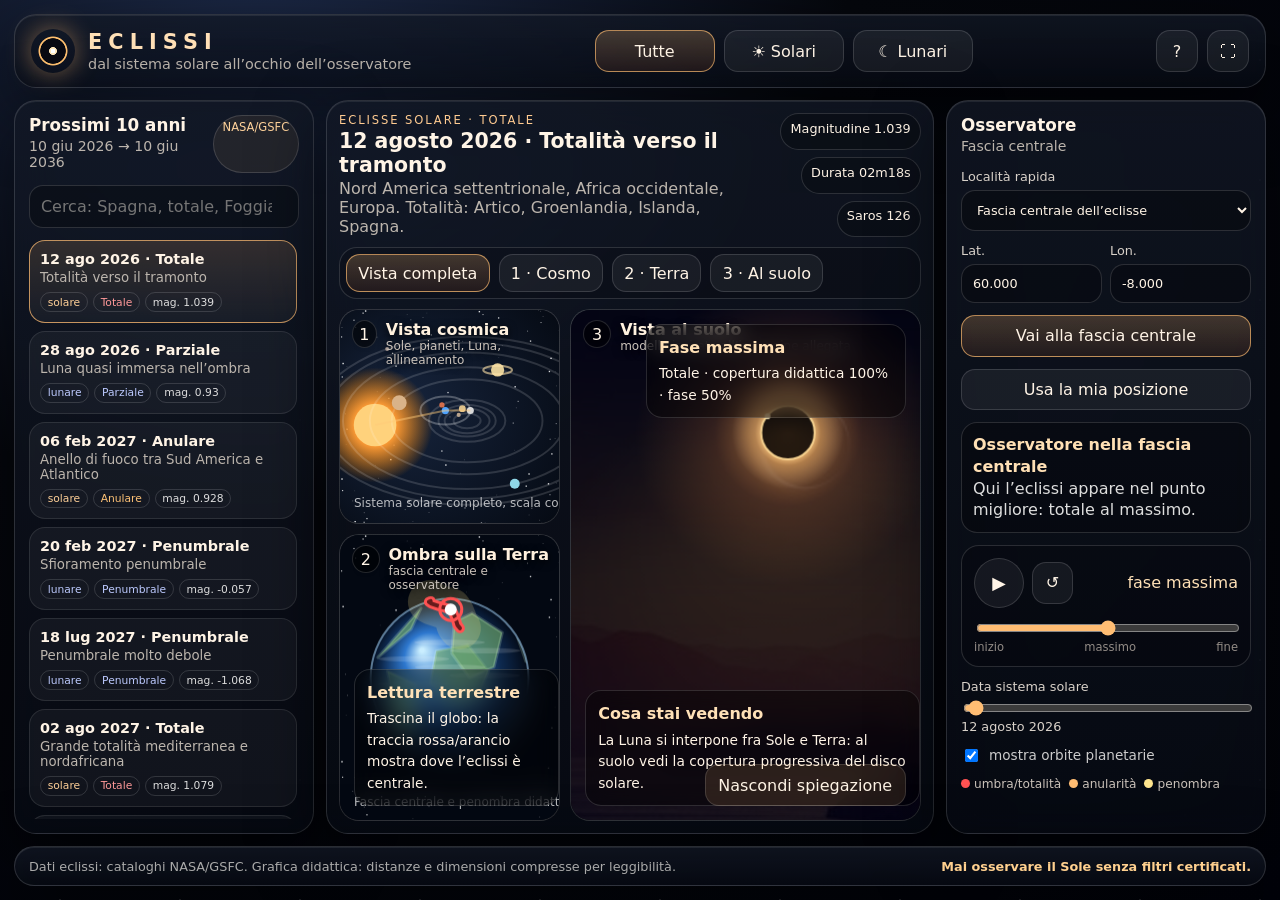
<file: eclissi/index.html>
<!doctype html>
<html lang="it">
<head>
<meta charset="utf-8">
<meta name="viewport" content="width=device-width,initial-scale=1,viewport-fit=cover">
<meta name="theme-color" content="#05070d">
<title>ECLISSI — PWA interattiva</title>
<link rel="manifest" href="manifest.webmanifest">
<link rel="icon" href="assets/icon-192.png">
<style>
:root{--bg:#05070d;--glass:rgba(12,17,29,.72);--line:rgba(255,255,255,.14);--txt:#fff4e6;--muted:#bcb5ad;--gold:#ffbd73;--red:#ff5252;--blue:#9eb5ff;--shadow:0 22px 70px rgba(0,0,0,.55),inset 0 1px 0 rgba(255,255,255,.08)}
*{box-sizing:border-box}html,body{margin:0;height:100%;overflow:hidden;background:radial-gradient(circle at 20% -10%,#1e2c4c,#05070d 42%,#02030a);color:var(--txt);font-family:Inter,ui-sans-serif,system-ui,-apple-system,BlinkMacSystemFont,"Segoe UI",sans-serif}body:before{content:"";position:fixed;inset:0;background-image:radial-gradient(#fff8 0 1px,transparent 1.4px),radial-gradient(#fff4 0 1px,transparent 1.4px);background-size:120px 120px,210px 210px;background-position:0 0,30px 80px;opacity:.25;pointer-events:none}.app{height:100%;display:grid;grid-template-rows:74px 1fr 40px;gap:12px;padding:14px;position:relative}.glass{background:linear-gradient(180deg,rgba(18,24,37,.78),rgba(8,12,21,.7));border:1px solid var(--line);box-shadow:var(--shadow);backdrop-filter:blur(18px);border-radius:22px}button,input,select{font:inherit;color:var(--txt)}button{border:1px solid var(--line);background:rgba(255,255,255,.06);border-radius:14px;padding:.65rem .8rem;cursor:pointer}button:hover{border-color:#ffbd7399}button.active,.primary{background:linear-gradient(180deg,#ffbd7338,#ff7e3618);border-color:#ffbd73aa}.top{display:flex;align-items:center;justify-content:space-between;padding:12px 16px}.brand{display:flex;align-items:center;gap:13px}.mark{width:44px;height:44px;border-radius:50%;background:radial-gradient(circle,#fff 0 7%,#ffe8bd 8% 12%,#090a12 13% 40%,#ffc06f 42% 45%,transparent 48%);box-shadow:0 0 25px #ffbd7377}h1{font-size:1.3rem;letter-spacing:.38rem;margin:0;color:#ffe0b7}.brand p{margin:2px 0 0;color:var(--muted);font-size:.9rem}.tabs,.icons,.views{display:flex;gap:9px;align-items:center}.tabs button{min-width:120px}.icons button{width:42px;height:42px;padding:0}.main{min-height:0;display:grid;grid-template-columns:300px 1fr 320px;gap:12px}.side,.stage{min-height:0}.side{padding:14px;display:flex;flex-direction:column;gap:12px;overflow:hidden}.head{display:flex;justify-content:space-between;gap:12px}.head h2{font-size:1.05rem;margin:0}.head p{margin:.2rem 0;color:var(--muted);font-size:.88rem}.pill{border:1px solid var(--line);border-radius:999px;padding:.25rem .55rem;color:#ffd39b;background:#ffbd7314;font-size:.72rem;white-space:nowrap}input,select{width:100%;background:rgba(0,0,0,.28);border:1px solid var(--line);border-radius:14px;padding:.68rem;outline:none}.list{overflow:auto;display:flex;flex-direction:column;gap:8px;padding-right:2px}.event{width:100%;text-align:left;padding:10px;border-radius:16px;background:rgba(255,255,255,.045);border:1px solid rgba(255,255,255,.1)}.event.active{border-color:#ffbd73bb;background:linear-gradient(180deg,#ffbd7326,#ffffff0a)}.event b{display:block;font-size:.9rem}.event small{display:block;color:var(--muted);margin-top:3px}.tagrow{display:flex;gap:5px;flex-wrap:wrap;margin-top:7px}.tag{font-size:.67rem;padding:.15rem .42rem;border-radius:999px;border:1px solid var(--line);color:#ddd}.solar{color:#ffd098}.lunar{color:#bdcaff}.total{color:#ff9a9a}.annular{color:#ffc377}.stage{padding:12px;display:grid;grid-template-rows:auto auto 1fr;gap:10px}.stageHead{display:flex;justify-content:space-between;gap:14px}.eyebrow{font-size:.72rem;letter-spacing:.12rem;text-transform:uppercase;color:#ffcb91}.stage h2{margin:.12rem 0;font-size:1.28rem}.stage p{margin:.1rem 0;color:var(--muted)}.badges{display:flex;gap:7px;flex-wrap:wrap;justify-content:flex-end}.badges span{font-size:.8rem;border:1px solid var(--line);border-radius:999px;padding:.42rem .58rem;background:rgba(0,0,0,.22)}.views{border:1px solid var(--line);border-radius:18px;background:rgba(0,0,0,.15);padding:6px}.views button{padding:.52rem .7rem}.grid{display:grid;grid-template-columns:38% 1fr;grid-template-rows:42% 1fr;gap:10px;min-height:0}.panel{position:relative;overflow:hidden;border:1px solid var(--line);border-radius:20px;background:radial-gradient(circle at 40% 30%,#ffffff12,#00000035)}.panel canvas{display:block;width:100%;height:100%}.cosmos{grid-column:1;grid-row:1}.earth{grid-column:1;grid-row:2}.ground{grid-column:2;grid-row:1/span 2}.grid.only-cosmos,.grid.only-earth,.grid.only-ground{grid-template-columns:1fr;grid-template-rows:1fr}.grid.only-cosmos .panel:not(.cosmos),.grid.only-earth .panel:not(.earth),.grid.only-ground .panel:not(.ground){display:none}.grid.only-cosmos .cosmos,.grid.only-earth .earth,.grid.only-ground .ground{grid-column:1;grid-row:1}.title{position:absolute;z-index:5;left:12px;top:10px;display:flex;gap:9px;text-shadow:0 2px 8px #000}.title span{width:28px;height:28px;border-radius:50%;display:grid;place-items:center;border:1px solid var(--line);background:#0007}.title b{display:block;color:#fff1de}.title small{display:block;color:#cac2ba;font-size:.75rem}.box{position:absolute;z-index:8;right:14px;top:14px;max-width:260px;padding:12px;border-radius:16px;border:1px solid var(--line);background:rgba(0,0,0,.38);backdrop-filter:blur(12px);line-height:1.34}.box b{display:block;color:#ffe1b7;margin-bottom:4px}.box span{font-size:.86rem}.bottomBox{left:14px;right:auto;top:auto;bottom:14px;max-width:360px}.mini{position:absolute;right:14px;bottom:14px;z-index:10;background:#ffbd7320}.field{display:block;font-size:.8rem;color:#d8d1c9}.field input,.field select{margin-top:6px}.coord{display:grid;grid-template-columns:1fr 1fr;gap:8px}.full{width:100%}.local{border:1px solid var(--line);background:#0004;border-radius:16px;padding:11px;line-height:1.35;min-height:76px;color:#ddd}.local b{color:#ffe0b5}.phase{border:1px solid var(--line);background:#0003;border-radius:18px;padding:12px}.playrow{display:flex;gap:8px;align-items:center;margin-bottom:10px}.play{width:50px;height:50px;border-radius:50%;padding:0;font-size:1.1rem}.phaseText{margin-left:auto;color:#ffe1b7}.marks{display:flex;justify-content:space-between;color:#928b86;font-size:.72rem}input[type=range]{accent-color:#ffbd73;padding:0;border:0;background:transparent}.toggle{display:flex;gap:8px;align-items:center;color:#ccc;font-size:.85rem}.toggle input{width:auto}.legend{display:flex;gap:8px;flex-wrap:wrap;color:#cac2ba;font-size:.76rem}.dot{width:9px;height:9px;display:inline-block;border-radius:50%;margin-right:4px}.dred{background:var(--red)}.dgold{background:var(--gold)}.dyellow{background:#ffe58e}.foot{display:flex;align-items:center;justify-content:space-between;padding:0 14px;color:#aaa;font-size:.8rem}.foot strong{color:#ffd08f}.help{position:absolute;z-index:50;right:18px;bottom:62px;max-width:430px;border:1px solid var(--line);border-radius:20px;background:#050811dd;backdrop-filter:blur(18px);box-shadow:var(--shadow);padding:16px;display:none}.help.show{display:block}.help h3{margin:.1rem 0 .5rem}.help p{margin:.2rem 0 .55rem;color:#ddd}.help button{float:right}@media(max-width:1100px){html,body{overflow:auto}.app{height:auto;min-height:100%;grid-template-rows:auto auto auto}.main{grid-template-columns:1fr}.stage{min-height:850px}.foot{height:auto;min-height:40px;flex-direction:column;align-items:flex-start;padding:10px 14px}}
</style>
</head>
<body>
<div class="app">
<header class="top glass"><div class="brand"><div class="mark"></div><div><h1>ECLISSI</h1><p>dal sistema solare all’occhio dell’osservatore</p></div></div><div class="tabs"><button data-filter="all" class="active">Tutte</button><button data-filter="solar">☀︎ Solari</button><button data-filter="lunar">☾ Lunari</button></div><div class="icons"><button id="helpBtn">?</button><button id="fullBtn">⛶</button></div></header>
<main class="main">
<aside class="side glass"><div class="head"><div><h2>Prossimi 10 anni</h2><p id="range">2026–2036</p></div><span class="pill">NASA/GSFC</span></div><input id="search" type="search" placeholder="Cerca: Spagna, totale, Foggia…"><div id="list" class="list"></div></aside>
<section class="stage glass"><div class="stageHead"><div><div id="kind" class="eyebrow">Eclisse</div><h2 id="title">—</h2><p id="subtitle">—</p></div><div id="badges" class="badges"></div></div><div class="views"><button data-view="all" class="active">Vista completa</button><button data-view="cosmos">1 · Cosmo</button><button data-view="earth">2 · Terra</button><button data-view="ground">3 · Al suolo</button></div><div id="grid" class="grid"><article class="panel cosmos"><div class="title"><span>1</span><div><b>Vista cosmica</b><small>Sole, pianeti, Luna, allineamento</small></div></div><canvas id="cosmos"></canvas></article><article class="panel earth"><div class="title"><span>2</span><div><b>Ombra sulla Terra</b><small>fascia centrale e osservatore</small></div></div><canvas id="earth"></canvas><div class="box bottomBox"><b>Lettura terrestre</b><span>Trascina il globo: la traccia rossa/arancio mostra dove l’eclissi è centrale.</span></div></article><article class="panel ground"><div class="title"><span>3</span><div><b>Vista al suolo</b><small>modello ispirato all’immagine allegata</small></div></div><canvas id="ground"></canvas><div class="box"><b>Fase massima</b><span id="maxInfo">—</span></div><div class="box bottomBox"><b>Cosa stai vedendo</b><span id="explain">La simulazione mostra la stessa eclisse dal punto di vista dell’osservatore.</span></div><button id="hide" class="mini">Nascondi spiegazione</button></article></div></section>
<aside class="side glass"><div class="head"><div><h2>Osservatore</h2><p id="placeName">Fascia centrale</p></div></div><label class="field">Località rapida<select id="place"><option value="central">Fascia centrale dell’eclisse</option><option value="41.462,15.544,Foggia, Italia">Foggia, Italia</option><option value="38.116,13.361,Palermo, Italia">Palermo, Italia</option><option value="41.389,2.170,Barcellona, Spagna">Barcellona, Spagna</option><option value="25.687,32.639,Luxor, Egitto">Luxor, Egitto</option><option value="35.676,139.650,Tokyo, Giappone">Tokyo, Giappone</option><option value="-33.869,151.209,Sydney, Australia">Sydney, Australia</option><option value="40.712,-74.006,New York, USA">New York, USA</option></select></label><div class="coord"><label class="field">Lat.<input id="lat" type="number" step="0.001"></label><label class="field">Lon.<input id="lon" type="number" step="0.001"></label></div><button id="center" class="full primary">Vai alla fascia centrale</button><button id="geo" class="full">Usa la mia posizione</button><div id="local" class="local">—</div><div class="phase"><div class="playrow"><button id="play" class="play">▶</button><button id="reset">↺</button><span id="phaseText" class="phaseText">fase massima</span></div><input id="phase" type="range" min="0" max="1000" value="500"><div class="marks"><span>inizio</span><span>massimo</span><span>fine</span></div></div><label class="field">Data sistema solare<input id="date" type="range" min="0" max="3652" value="0"><output id="dateOut">—</output></label><label class="toggle"><input id="orbits" type="checkbox" checked> mostra orbite planetarie</label><div class="legend"><span><i class="dot dred"></i>umbra/totalità</span><span><i class="dot dgold"></i>anularità</span><span><i class="dot dyellow"></i>penombra</span></div></aside>
</main>
<footer class="foot glass"><span>Dati eclissi: cataloghi NASA/GSFC. Grafica didattica: distanze e dimensioni compresse per leggibilità.</span><strong>Mai osservare il Sole senza filtri certificati.</strong></footer>
<section id="help" class="help"><button id="closeHelp">×</button><h3>Come leggere la simulazione</h3><p><b>Cosmo:</b> l’allineamento Sole–Luna–Terra e il sistema solare completo, compresso.</p><p><b>Terra:</b> la traccia dell’ombra o la visibilità lunare sul globo.</p><p><b>Suolo:</b> l’eclissi vista da un osservatore, con paesaggio, oscuramento, corona o Luna rossa.</p></section>
</div>
<script>const DATA={"buildDate": "2026-06-10", "range": {"start": "2026-06-10T00:00:00Z", "end": "2036-06-10T00:00:00Z"}, "sources": ["NASA/GSFC Solar Eclipse Decade Tables 2021-2030 and 2031-2040, Fred Espenak", "NASA/GSFC Lunar Eclipse Decade Tables 2021-2030 and 2031-2040, Fred Espenak", "Orbital periods and schematic solar-system rendering: educational compression, not ephemeris-grade navigation."], "planets": [{"name": "Mercurio", "a": 0.387, "period": 87.969, "radius": 3.8, "color": "#b7a28c", "phase": 0.1}, {"name": "Venere", "a": 0.723, "period": 224.701, "radius": 6.2, "color": "#dfc28b", "phase": 0.72}, {"name": "Terra", "a": 1, "period": 365.256, "radius": 6.6, "color": "#4ea3ff", "phase": 0}, {"name": "Marte", "a": 1.524, "period": 686.98, "radius": 4.8, "color": "#d36d4a", "phase": 0.31}, {"name": "Giove", "a": 5.203, "period": 4332.59, "radius": 13.5, "color": "#d9b389", "phase": 0.52}, {"name": "Saturno", "a": 9.537, "period": 10759.2, "radius": 12, "color": "#e4cf98", "phase": 0.78, "ring": true}, {"name": "Urano", "a": 19.191, "period": 30688.5, "radius": 9, "color": "#8fd7e7", "phase": 0.18}, {"name": "Nettuno", "a": 30.069, "period": 60182, "radius": 8.8, "color": "#527cff", "phase": 0.44}, {"name": "Plutone", "a": 39.482, "period": 90560, "radius": 3.4, "color": "#b6a6a0", "phase": 0.66, "dwarf": true}], "events": [{"id": "s2026-08-12", "type": "solar", "kind": "Totale", "date": "2026-08-12T17:47:05Z", "saros": 126, "magnitude": 1.039, "duration": "02m18s", "title": "Totalità verso il tramonto", "region": "Nord America settentrionale, Africa occidentale, Europa. Totalità: Artico, Groenlandia, Islanda, Spagna.", "path": [[76, -108], [74, -82], [70, -52], [65, -28], [63, -18], [60, -8], [55, -5], [48, -3], [42, -2], [39, 0]], "note": "In Europa occidentale l’eclissi avviene con Sole basso: la vista al suolo è quasi da tramonto."}, {"id": "s2027-02-06", "type": "solar", "kind": "Anulare", "date": "2027-02-06T16:00:47Z", "saros": 131, "magnitude": 0.928, "duration": "07m51s", "title": "Anello di fuoco tra Sud America e Atlantico", "region": "Sud America, Antartide, Africa occidentale e meridionale. Anulare: Cile, Argentina, Atlantico.", "path": [[-50, -105], [-45, -82], [-39, -66], [-31, -50], [-20, -30], [-9, -10], [1, 8], [8, 25]], "note": "La Luna appare troppo piccola per coprire tutto il Sole: resta un anello luminoso."}, {"id": "s2027-08-02", "type": "solar", "kind": "Totale", "date": "2027-08-02T10:07:49Z", "saros": 136, "magnitude": 1.079, "duration": "06m23s", "title": "Grande totalità mediterranea e nordafricana", "region": "Africa, Europa, Medio Oriente, Asia occidentale e meridionale. Totalità: Marocco, Spagna, Algeria, Libia, Egitto, Arabia Saudita, Yemen, Somalia.", "path": [[39, -18], [38, -6], [36, 3], [33, 12], [30, 22], [27, 32], [23, 42], [18, 50], [12, 56], [5, 60]], "note": "Una delle eclissi più spettacolari del periodo: durata centrale molto lunga."}, {"id": "s2028-01-26", "type": "solar", "kind": "Anulare", "date": "2028-01-26T15:08:58Z", "saros": 141, "magnitude": 0.921, "duration": "10m27s", "title": "Anulare America meridionale → Atlantico → Iberia", "region": "America orientale, America centrale e meridionale, Europa occidentale, Africa nord-occidentale. Anulare: Ecuador, Perù, Brasile, Suriname, Spagna, Portogallo.", "path": [[5, -115], [-1, -82], [-7, -70], [-9, -55], [-4, -42], [10, -30], [25, -18], [38, -8]], "note": "L’anularità è lunga: l’effetto al suolo è quello del Sole ridotto a una fiamma circolare."}, {"id": "s2028-07-22", "type": "solar", "kind": "Totale", "date": "2028-07-22T02:56:39Z", "saros": 146, "magnitude": 1.056, "duration": "05m10s", "title": "Totalità su Australia e Nuova Zelanda", "region": "Sud-est asiatico, Australia, Nuova Zelanda. Totalità: Australia, Nuova Zelanda.", "path": [[7, 92], [-8, 108], [-18, 121], [-27, 134], [-36, 148], [-43, 165], [-47, 178]], "note": "Evento australe, molto favorevole per il Pacifico meridionale."}, {"id": "s2029-01-14", "type": "solar", "kind": "Parziale", "date": "2029-01-14T17:13:47Z", "saros": 151, "magnitude": 0.871, "duration": "—", "title": "Parziale sulle Americhe", "region": "Nord America e America centrale.", "path": [], "note": "Eclisse parziale: il cono d’ombra centrale non raggiunge l’osservatore."}, {"id": "s2029-06-12", "type": "solar", "kind": "Parziale", "date": "2029-06-12T04:06:13Z", "saros": 118, "magnitude": 0.458, "duration": "—", "title": "Parziale artica", "region": "Artico, Scandinavia, Alaska, Asia settentrionale, Canada settentrionale.", "path": [], "note": "Evento di alte latitudini: didatticamente utile per capire che la penombra può toccare solo un bordo del pianeta."}, {"id": "s2029-07-11", "type": "solar", "kind": "Parziale", "date": "2029-07-11T15:37:18Z", "saros": 156, "magnitude": 0.23, "duration": "—", "title": "Parziale su Cile e Argentina meridionali", "region": "Cile meridionale, Argentina meridionale.", "path": [], "note": "Eclisse piccola, con copertura limitata del Sole."}, {"id": "s2029-12-05", "type": "solar", "kind": "Parziale", "date": "2029-12-05T15:03:57Z", "saros": 123, "magnitude": 0.891, "duration": "—", "title": "Parziale australe intensa", "region": "Argentina meridionale, Cile meridionale, Antartide.", "path": [], "note": "La magnitudine è alta, ma resta fuori dalla centralità."}, {"id": "s2030-06-01", "type": "solar", "kind": "Anulare", "date": "2030-06-01T06:29:13Z", "saros": 128, "magnitude": 0.944, "duration": "05m21s", "title": "Anulare dal Mediterraneo all’Asia", "region": "Europa, Nord Africa, Medio Oriente, Asia, Artico, Alaska. Anulare: Algeria, Tunisia, Grecia, Turchia, Russia, Cina settentrionale, Giappone.", "path": [[30, -9], [34, 5], [38, 20], [42, 35], [48, 65], [45, 96], [40, 125], [37, 142]], "note": "Ottima per mostrare come l’ombra corra lungo fasce oblique sulla Terra."}, {"id": "s2030-11-25", "type": "solar", "kind": "Totale", "date": "2030-11-25T06:51:37Z", "saros": 133, "magnitude": 1.047, "duration": "03m44s", "title": "Totalità Africa meridionale → Australia", "region": "Africa meridionale, Oceano Indiano, Indonesia orientale, Australia, Antartide. Totalità: Botswana, Sud Africa, Australia.", "path": [[-12, 14], [-20, 25], [-27, 35], [-33, 62], [-35, 92], [-31, 120], [-26, 144]], "note": "La traiettoria collega due continenti attraverso l’Oceano Indiano."}, {"id": "s2031-05-21", "type": "solar", "kind": "Anulare", "date": "2031-05-21T07:16:04Z", "saros": 138, "magnitude": 0.959, "duration": "05m26s", "title": "Anulare Africa → India → Indonesia", "region": "Africa, Asia meridionale, Indie Orientali, Australia. Anulare: Angola, Congo, Zambia, Tanzania, India meridionale, Malaysia, Indonesia.", "path": [[-9, 12], [-8, 28], [-5, 45], [2, 68], [8, 83], [6, 100], [0, 118], [-6, 135]], "note": "Un lungo anello equatoriale, perfetto per leggere la fascia di antombra."}, {"id": "s2031-11-14", "type": "solar", "kind": "Ibrida", "date": "2031-11-14T21:07:30Z", "saros": 143, "magnitude": 1.011, "duration": "01m08s", "title": "Ibrida sul Pacifico e Panama", "region": "Pacifico, Stati Uniti meridionali, America centrale, Sud America nord-occidentale. Ibrida: Pacifico, Panama.", "path": [[23, -160], [18, -135], [14, -112], [10, -95], [8, -83], [6, -76]], "note": "Ibrida: in alcuni tratti il disco solare è totalmente coperto, in altri resta anulare."}, {"id": "s2032-05-09", "type": "solar", "kind": "Anulare", "date": "2032-05-09T13:26:42Z", "saros": 148, "magnitude": 0.996, "duration": "00m22s", "title": "Anulare brevissima sull’Atlantico sud", "region": "Sud America meridionale, Africa meridionale. Anulare: Atlantico meridionale.", "path": [[-48, -55], [-47, -36], [-45, -16], [-43, 4], [-42, 18]], "note": "Quasi totale, ma ancora anulare: il margine tra le categorie è didatticamente evidente."}, {"id": "s2032-11-03", "type": "solar", "kind": "Parziale", "date": "2032-11-03T05:34:12Z", "saros": 153, "magnitude": 0.855, "duration": "—", "title": "Parziale asiatica", "region": "Asia.", "path": [], "note": "Solo penombra: nessun corridoio di totalità/anularità."}, {"id": "s2033-03-30", "type": "solar", "kind": "Totale", "date": "2033-03-30T18:02:35Z", "saros": 120, "magnitude": 1.046, "duration": "02m37s", "title": "Totalità Alaska e Russia orientale", "region": "Nord America. Totalità: Russia orientale, Alaska.", "path": [[47, 155], [55, 172], [62, -170], [68, -153], [68, -136], [62, -122]], "note": "Evento polare-boreale: l’ombra taglia alte latitudini."}, {"id": "s2033-09-23", "type": "solar", "kind": "Parziale", "date": "2033-09-23T13:54:31Z", "saros": 125, "magnitude": 0.689, "duration": "—", "title": "Parziale Sud America e Antartide", "region": "Sud America meridionale, Antartide.", "path": [], "note": "Evento laterale rispetto al disco terrestre."}, {"id": "s2034-03-20", "type": "solar", "kind": "Totale", "date": "2034-03-20T10:18:45Z", "saros": 130, "magnitude": 1.046, "duration": "04m09s", "title": "Totalità Africa → Medio Oriente → Asia", "region": "Africa, Europa, Asia occidentale. Totalità: Nigeria, Camerun, Ciad, Sudan, Egitto, Arabia Saudita, Iran, Afghanistan, Pakistan, India, Cina.", "path": [[0, -5], [7, 8], [15, 22], [22, 35], [28, 50], [32, 68], [35, 86], [34, 103]], "note": "Eclisse centrale lunga, con una traccia intercontinentale molto chiara."}, {"id": "s2034-09-12", "type": "solar", "kind": "Anulare", "date": "2034-09-12T16:19:27Z", "saros": 135, "magnitude": 0.974, "duration": "02m58s", "title": "Anulare sulle Americhe meridionali", "region": "America centrale, Sud America. Anulare: Cile, Bolivia, Argentina, Paraguay, Brasile.", "path": [[-32, -92], [-26, -78], [-21, -68], [-18, -58], [-15, -48], [-13, -38]], "note": "Fascia anulare continentale, buona per il confronto con una totalità."}, {"id": "s2035-03-09", "type": "solar", "kind": "Anulare", "date": "2035-03-09T23:05:53Z", "saros": 140, "magnitude": 0.992, "duration": "00m48s", "title": "Anulare Pacifico e Nuova Zelanda", "region": "Australia, Nuova Zelanda, Pacifico meridionale, Messico, Antartide. Anulare: Nuova Zelanda, Pacifico.", "path": [[-58, 82], [-48, 130], [-40, 172], [-25, -160], [-5, -130], [16, -106]], "note": "Magnitudine quasi totale, ma con anello sottilissimo."}, {"id": "s2035-09-02", "type": "solar", "kind": "Totale", "date": "2035-09-02T01:56:46Z", "saros": 145, "magnitude": 1.032, "duration": "02m54s", "title": "Totalità Asia orientale e Pacifico", "region": "Asia orientale, Pacifico. Totalità: Cina, Corea, Giappone, Pacifico.", "path": [[35, 96], [38, 112], [39, 128], [38, 142], [36, 160], [32, 178]], "note": "Evento importante per Cina, Corea e Giappone."}, {"id": "s2036-02-27", "type": "solar", "kind": "Parziale", "date": "2036-02-27T04:46:49Z", "saros": 150, "magnitude": 0.629, "duration": "—", "title": "Parziale Antartide, Australia e Nuova Zelanda", "region": "Antartide, Australia meridionale, Nuova Zelanda.", "path": [], "note": "Ultima eclisse solare nel nostro intervallo decennale."}, {"id": "l2026-08-28", "type": "lunar", "kind": "Parziale", "date": "2026-08-28T04:14:04Z", "saros": 138, "magnitude": 0.93, "duration": "03h18m", "title": "Luna quasi immersa nell’ombra", "region": "Pacifico orientale, Americhe, Europa, Africa.", "path": [], "note": "L’eclissi lunare si vede dove la Luna è sopra l’orizzonte durante il passaggio nell’ombra terrestre."}, {"id": "l2027-02-20", "type": "lunar", "kind": "Penumbrale", "date": "2027-02-20T23:14:06Z", "saros": 143, "magnitude": -0.057, "duration": "—", "title": "Sfioramento penumbrale", "region": "Americhe, Europa, Africa, Asia.", "path": [], "note": "La Luna entra solo nella penombra: l’effetto è tenue, quasi fotografico."}, {"id": "l2027-07-18", "type": "lunar", "kind": "Penumbrale", "date": "2027-07-18T16:04:09Z", "saros": 110, "magnitude": -1.068, "duration": "—", "title": "Penumbrale molto debole", "region": "Africa orientale, Asia, Australia, Pacifico.", "path": [], "note": "Evento al limite della percezione visiva."}, {"id": "l2027-08-17", "type": "lunar", "kind": "Penumbrale", "date": "2027-08-17T07:14:59Z", "saros": 148, "magnitude": -0.525, "duration": "—", "title": "Penumbrale su Pacifico e Americhe", "region": "Pacifico, Americhe.", "path": [], "note": "Oscuramento delicato del bordo lunare."}, {"id": "l2028-01-12", "type": "lunar", "kind": "Parziale", "date": "2028-01-12T04:14:13Z", "saros": 115, "magnitude": 0.066, "duration": "00h56m", "title": "Piccola eclissi parziale", "region": "Americhe, Europa, Africa.", "path": [], "note": "Solo un piccolo bordo della Luna entra nell’ombra umbrale."}, {"id": "l2028-07-06", "type": "lunar", "kind": "Parziale", "date": "2028-07-06T18:20:57Z", "saros": 120, "magnitude": 0.389, "duration": "02h21m", "title": "Parziale estiva", "region": "Europa, Africa, Asia, Australia.", "path": [], "note": "Eclissi visibile da gran parte dell’emisfero orientale."}, {"id": "l2028-12-31", "type": "lunar", "kind": "Totale", "date": "2028-12-31T16:53:15Z", "saros": 125, "magnitude": 1.246, "duration": "03h29m / 01h11m", "title": "Totalità di fine anno", "region": "Europa, Africa, Asia, Australia, Pacifico.", "path": [], "note": "La Luna entra completamente nell’ombra: la colorazione rossa dipende dall’atmosfera terrestre."}, {"id": "l2029-06-26", "type": "lunar", "kind": "Totale", "date": "2029-06-26T03:23:22Z", "saros": 130, "magnitude": 1.844, "duration": "03h40m / 01h42m", "title": "Totalità profonda", "region": "Americhe, Europa, Africa, Medio Oriente.", "path": [], "note": "Magnitudine umbrale molto alta: la Luna passa profondamente nell’ombra terrestre."}, {"id": "l2029-12-20", "type": "lunar", "kind": "Totale", "date": "2029-12-20T22:43:12Z", "saros": 135, "magnitude": 1.117, "duration": "03h33m / 00h54m", "title": "Totalità invernale", "region": "Americhe, Europa, Africa, Asia.", "path": [], "note": "Buona visibilità europea se la Luna è sopra l’orizzonte."}, {"id": "l2030-06-15", "type": "lunar", "kind": "Parziale", "date": "2030-06-15T18:34:34Z", "saros": 140, "magnitude": 0.502, "duration": "02h24m", "title": "Mezza Luna nell’ombra", "region": "Europa, Africa, Asia, Australia.", "path": [], "note": "L’ombra terrestre copre una frazione significativa del disco lunare."}, {"id": "l2030-12-09", "type": "lunar", "kind": "Penumbrale", "date": "2030-12-09T22:28:51Z", "saros": 145, "magnitude": -0.163, "duration": "—", "title": "Penumbrale ampia", "region": "Americhe, Europa, Africa, Asia.", "path": [], "note": "Eclissi delicata: più didattica che spettacolare a occhio nudo."}, {"id": "l2031-05-07", "type": "lunar", "kind": "Penumbrale", "date": "2031-05-07T03:52:02Z", "saros": 112, "magnitude": -0.09, "duration": "—", "title": "Penumbrale su Americhe, Europa e Africa", "region": "Americhe, Europa, Africa.", "path": [], "note": "La Luna attraversa la parte esterna dell’ombra terrestre."}, {"id": "l2031-06-05", "type": "lunar", "kind": "Penumbrale", "date": "2031-06-05T11:45:17Z", "saros": 150, "magnitude": -0.82, "duration": "—", "title": "Penumbrale Pacifico-Australia", "region": "Indie orientali, Australia, Pacifico.", "path": [], "note": "Evento tenue."}, {"id": "l2031-10-30", "type": "lunar", "kind": "Penumbrale", "date": "2031-10-30T07:46:45Z", "saros": 117, "magnitude": -0.32, "duration": "—", "title": "Penumbrale sulle Americhe", "region": "Americhe.", "path": [], "note": "Piccolo oscuramento penumbrale."}, {"id": "l2032-04-25", "type": "lunar", "kind": "Totale", "date": "2032-04-25T15:14:51Z", "saros": 122, "magnitude": 1.191, "duration": "03h31m / 01h06m", "title": "Totalità Asia-Pacifico", "region": "Africa orientale, Asia, Australia, Pacifico.", "path": [], "note": "La Luna diventa rossa perché l’atmosfera terrestre devia la luce solare verso il cono d’ombra."}, {"id": "l2032-10-18", "type": "lunar", "kind": "Totale", "date": "2032-10-18T19:03:40Z", "saros": 127, "magnitude": 1.103, "duration": "03h16m / 00h47m", "title": "Totalità visibile anche dall’Europa", "region": "Africa, Europa, Asia, Australia.", "path": [], "note": "Evento molto utile per osservazioni scolastiche serali in Europa."}, {"id": "l2033-04-14", "type": "lunar", "kind": "Totale", "date": "2033-04-14T19:13:51Z", "saros": 132, "magnitude": 1.094, "duration": "03h35m / 00h49m", "title": "Totalità Europa-Africa-Asia", "region": "Europa, Africa, Asia, Australia.", "path": [], "note": "Totalità non lunghissima ma ben visibile dall’emisfero orientale."}, {"id": "l2033-10-08", "type": "lunar", "kind": "Totale", "date": "2033-10-08T10:56:23Z", "saros": 137, "magnitude": 1.35, "duration": "03h22m / 01h19m", "title": "Totalità Pacifico-Americhe", "region": "Asia, Australia, Pacifico, Americhe.", "path": [], "note": "Passaggio profondo con totalità lunga."}, {"id": "l2034-04-03", "type": "lunar", "kind": "Penumbrale", "date": "2034-04-03T19:06:59Z", "saros": 142, "magnitude": -0.227, "duration": "—", "title": "Penumbrale Europa-Africa-Asia", "region": "Europa, Africa, Asia, Australia.", "path": [], "note": "Lieve attenuazione della luminosità lunare."}, {"id": "l2034-09-28", "type": "lunar", "kind": "Parziale", "date": "2034-09-28T02:47:37Z", "saros": 147, "magnitude": 0.014, "duration": "00h27m", "title": "Parziale minima", "region": "Americhe, Europa, Africa.", "path": [], "note": "Un contatto umbrale appena percettibile."}, {"id": "l2035-02-22", "type": "lunar", "kind": "Penumbrale", "date": "2035-02-22T09:06:12Z", "saros": 114, "magnitude": -0.053, "duration": "—", "title": "Penumbrale Asia-Pacifico-Americhe", "region": "Asia orientale, Pacifico, Americhe.", "path": [], "note": "Evento penumbrale tenue."}, {"id": "l2035-08-19", "type": "lunar", "kind": "Parziale", "date": "2035-08-19T01:12:15Z", "saros": 119, "magnitude": 0.104, "duration": "01h17m", "title": "Parziale su Americhe, Europa e Africa", "region": "Americhe, Europa, Africa, Medio Oriente.", "path": [], "note": "Piccola porzione della Luna entra nell’ombra umbrale."}, {"id": "l2036-02-11", "type": "lunar", "kind": "Totale", "date": "2036-02-11T22:13:06Z", "saros": 124, "magnitude": 1.299, "duration": "03h22m / 01h14m", "title": "Totalità ampia prima del limite decennale", "region": "Americhe, Europa, Africa, Asia, Australia occidentale.", "path": [], "note": "Ultima grande eclissi lunare compresa nel periodo di dieci anni."}]}; const GROUND_IMG="[data-uri]";</script>
<script>
(()=>{'use strict';
const $=s=>document.querySelector(s), $$=s=>[...document.querySelectorAll(s)];
const state={filter:'all',search:'',selected:null,phase:.5,playing:false,rot:-10,drag:false,dragX:0,placeMode:'central',place:{lat:0,lon:0,name:'Fascia centrale'},date:new Date('2026-08-12T00:00:00Z'),orbits:true};
const start=new Date(DATA.range.start), end=new Date(DATA.range.end), DAY=86400000, days=Math.round((end-start)/DAY); const img=new Image(); img.src=GROUND_IMG;
const C={cosmos:$('#cosmos'),earth:$('#earth'),ground:$('#ground')}; const G=Object.fromEntries(Object.entries(C).map(([k,c])=>[k,c.getContext('2d')]));
const F={date:d=>new Intl.DateTimeFormat('it-IT',{dateStyle:'long',timeZone:'UTC'}).format(d),short:d=>new Intl.DateTimeFormat('it-IT',{day:'2-digit',month:'short',year:'numeric',timeZone:'UTC'}).format(d)};
const clamp=(x,a,b)=>Math.max(a,Math.min(b,x)), rad=d=>d*Math.PI/180, lonNorm=l=>((l+540)%360)-180, dist=(a,b,c,d)=>{const R=6371,p1=rad(a),p2=rad(c),dp=rad(c-a),dl=rad(d-b),x=Math.sin(dp/2)**2+Math.cos(p1)*Math.cos(p2)*Math.sin(dl/2)**2;return 2*R*Math.atan2(Math.sqrt(x),Math.sqrt(1-x))};
function size(c){const r=c.getBoundingClientRect(),dpr=Math.min(devicePixelRatio||1,2),w=Math.max(2,Math.floor(r.width*dpr)),h=Math.max(2,Math.floor(r.height*dpr)); if(c.width!==w||c.height!==h){c.width=w;c.height=h} const g=c.getContext('2d'); g.setTransform(dpr,0,0,dpr,0,0); return {w:r.width,h:r.height}}
function eventDate(e){return new Date(e.date)} function dateDay(d){return clamp(Math.round((d-start)/DAY),0,days)} function dayDate(n){return new Date(+start+n*DAY)}
function evColor(e){return e.type==='lunar'?'#9eb5ff':e.kind==='Totale'?'#ff5252':e.kind==='Anulare'?'#ffbd73':e.kind==='Ibrida'?'#ffd46f':'#ffe58e'}
function cls(e){return e.type==='lunar'?'lunar':e.kind==='Totale'?'total':(e.kind==='Anulare'||e.kind==='Ibrida')?'annular':'partial'}
function events(){return DATA.events.filter(e=>(state.filter==='all'||e.type===state.filter)&&(!state.search||(e.title+' '+e.kind+' '+e.region+' '+F.short(eventDate(e))).toLowerCase().includes(state.search))).sort((a,b)=>eventDate(a)-eventDate(b))}
function list(){const box=$('#list'); box.innerHTML=''; for(const e of events()){const b=document.createElement('button'); b.className='event '+(state.selected&&state.selected.id===e.id?'active':''); b.innerHTML=`<b>${F.short(eventDate(e))} · ${e.kind}</b><small>${e.title}</small><div class="tagrow"><span class="tag ${e.type}">${e.type==='solar'?'solare':'lunare'}</span><span class="tag ${cls(e)}">${e.kind}</span><span class="tag">mag. ${e.magnitude??'—'}</span></div>`; b.onclick=()=>select(e.id); box.appendChild(b)} if(!box.children.length) box.innerHTML='<p>Nessun evento trovato.</p>'}
function midPath(e){if(e.path&&e.path.length){let p=e.path[Math.floor(e.path.length/2)]; return {lat:p[0],lon:p[1]}} return {lat:41.462,lon:15.544}}
function setCentral(){let p=midPath(state.selected); state.place={...p,name:'Fascia centrale'}; state.placeMode='central'; $('#place').value='central'; $('#lat').value=p.lat.toFixed(3); $('#lon').value=p.lon.toFixed(3); $('#placeName').textContent='Fascia centrale'}
function select(id){state.selected=DATA.events.find(e=>e.id===id)||DATA.events[0]; state.date=eventDate(state.selected); $('#date').value=dateDay(state.date); $('#dateOut').textContent=F.date(state.date); if(state.placeMode==='central') setCentral(); updateText(); list(); updateLocal(); drawAll()}
function updateText(){let e=state.selected; $('#kind').textContent=`Eclisse ${e.type==='solar'?'solare':'lunare'} · ${e.kind}`; $('#title').textContent=`${F.date(eventDate(e))} · ${e.title}`; $('#subtitle').textContent=e.region; $('#badges').innerHTML=`<span>Magnitudine ${e.magnitude??'—'}</span><span>Durata ${e.duration??'—'}</span><span>Saros ${e.saros??'—'}</span>`; $('#explain').textContent=e.type==='solar'?'La Luna si interpone fra Sole e Terra: al suolo vedi la copertura progressiva del disco solare.':'La Terra proietta la propria ombra sulla Luna: al suolo vedi il disco lunare oscurarsi e, nella totalità, arrossarsi.'}
function dPath(e,lat,lon){if(!e.path||!e.path.length)return 9999; let m=9999; for(const p of e.path)m=Math.min(m,dist(lat,lon,p[0],p[1])); return m}
function score(){let e=state.selected; if(e.type==='lunar')return .95; if(state.placeMode==='central'&&e.path&&e.path.length)return e.kind==='Anulare'?.88:1; if(!e.path||!e.path.length)return e.kind==='Parziale'?.55:.3; let d=dPath(e,state.place.lat,state.place.lon); return d<90?(e.kind==='Anulare'?.88:1):d<450?.82:d<1300?.55:.22}
function updateLocal(){let e=state.selected, sc=score(), html=''; if(e.type==='lunar') html=`<b>${state.place.name}</b><br>Per un’eclissi lunare conta l’emisfero notturno: non esiste una fascia stretta come nelle solari.`; else if(state.placeMode==='central'&&e.path&&e.path.length) html=`<b>Osservatore nella fascia centrale</b><br>Qui l’eclissi appare nel punto migliore: ${e.kind.toLowerCase()} al massimo.`; else {let d=dPath(e,state.place.lat,state.place.lon), lab=sc>.9?'centrale o quasi centrale':sc>.65?'molto evidente':sc>.4?'parziale significativa':'debole o non visibile'; html=`<b>${state.place.name}</b><br>Visibilità stimata: ${lab}. Distanza dalla fascia centrale: ${d>9000?'—':Math.round(d)+' km'}.`} $('#local').innerHTML=html; $('#maxInfo').textContent=`${e.kind} · copertura didattica ${Math.round(sc*100)}% · fase ${Math.round(state.phase*100)}%`}
function stars(g,w,h,n=100){for(let i=0;i<n;i++){let x=(Math.sin(i*91.7)*.5+.5)*w,y=(Math.sin(i*47.3)*.5+.5)*h,a=(Math.sin(i*13.1)*.5+.5)*.7+.18; g.fillStyle=`rgba(255,255,255,${a})`; g.fillRect(x,y,Math.max(.8,a*1.6),Math.max(.8,a*1.6))}}
function cosmos(){let g=G.cosmos,{w,h}=size(C.cosmos); g.clearRect(0,0,w,h); let bg=g.createRadialGradient(w*.25,h*.45,0,w*.45,h*.5,w*.9); bg.addColorStop(0,'#17253e'); bg.addColorStop(1,'#02050b'); g.fillStyle=bg; g.fillRect(0,0,w,h); stars(g,w,h,100); let sx=w*.16,sy=h*.54,sr=Math.min(w,h)*.1,gl=g.createRadialGradient(sx,sy,1,sx,sy,sr*2.7); gl.addColorStop(0,'#fff'); gl.addColorStop(.12,'#ffe1a4'); gl.addColorStop(.34,'#ff9c36'); gl.addColorStop(1,'#ff8a0000'); g.fillStyle=gl; g.beginPath(); g.arc(sx,sy,sr*2.7,0,7); g.fill(); g.fillStyle='#ffd27c'; g.beginPath(); g.arc(sx,sy,sr,0,7); g.fill(); let ox=w*.58,oy=h*.52,scale=Math.min(w*.7,h*.82)/Math.log10(41),df=(state.date-new Date('2026-01-01T00:00:00Z'))/DAY; if(state.orbits){g.strokeStyle='#ffffff24'; for(const p of DATA.planets){let r=Math.log10(p.a+1)*scale; g.beginPath(); g.ellipse(ox,oy,r,r*.55,0,0,7); g.stroke()}} for(const p of DATA.planets){let r=Math.log10(p.a+1)*scale,a=p.phase*6.283+df/p.period*6.283,x=ox+Math.cos(a)*r,y=oy+Math.sin(a)*r*.55; g.fillStyle=p.color; g.beginPath(); g.arc(x,y,Math.max(2,p.radius*.55),0,7); g.fill(); if(p.ring){g.strokeStyle='#ffe2a899'; g.beginPath(); g.ellipse(x,y,p.radius*1.2,p.radius*.35,0,0,7); g.stroke()} if(state.orbits&&w>330){g.fillStyle='#ddd5cc'; g.font='11px system-ui'; g.fillText(p.name,x+7,y-6)} if(p.name==='Terra'){let ma=state.selected.type==='solar'?0:Math.PI,mx=x+Math.cos(ma)*25,my=y+Math.sin(ma)*14; g.strokeStyle='#ffffff44'; g.beginPath(); g.ellipse(x,y,25,14,0,0,7); g.stroke(); g.fillStyle='#d9d9d9'; g.beginPath(); g.arc(mx,my,3.5,0,7); g.fill(); g.strokeStyle=state.selected.type==='solar'?'#ffc97877':'#9eb5ff77'; g.lineWidth=2; g.beginPath(); g.moveTo(sx,sy); g.lineTo(x,y); g.lineTo(mx,my); g.stroke()}} g.fillStyle='#ffffffb5'; g.font='12px system-ui'; g.fillText('Sistema solare completo, scala compressa per visione d’insieme.',14,h-16)}
function proj(lat,lon,w,h,R){let lam=rad(lonNorm(lon-state.rot)),phi=rad(lat),c=Math.cos(phi)*Math.cos(lam); if(c<-.06)return null; return {x:w/2+R*Math.cos(phi)*Math.sin(lam),y:h/2-R*Math.sin(phi),v:clamp((c+.06)/1.06,.15,1)}}
function land(g,w,h,R){let blobs=[[[20,-20],[25,5],[5,20],[-10,13],[-20,-5],[-4,-24]],[[48,-105],[62,-60],[38,-48],[15,-80],[22,-120]],[[5,-62],[-20,-58],[-50,-70],[-35,-45],[-5,-35]],[[55,20],[35,45],[8,25],[0,5],[18,-8],[45,-5]],[[30,80],[55,95],[36,125],[8,108],[12,72]],[[0,100],[-30,120],[-22,150],[8,142]],[[-25,135],[-38,145],[-34,116],[-18,120]]]; g.fillStyle='#6da66aaa'; g.strokeStyle='#d7ffd633'; for(const poly of blobs){g.beginPath(); let first=true; for(const q of poly){let p=proj(q[0],q[1],w,h,R); if(!p)continue; if(first){g.moveTo(p.x,p.y); first=false}else g.lineTo(p.x,p.y)} if(!first){g.closePath();g.fill();g.stroke()}}}
function earth(){let g=G.earth,{w,h}=size(C.earth); g.clearRect(0,0,w,h); g.fillStyle='#030812'; g.fillRect(0,0,w,h); stars(g,w,h,70); let R=Math.min(w,h)*.36,cx=w/2,cy=h/2,eg=g.createRadialGradient(cx-R*.35,cy-R*.35,2,cx,cy,R*1.08); eg.addColorStop(0,'#caeeff'); eg.addColorStop(.28,'#2e78cf'); eg.addColorStop(.7,'#0d284d'); eg.addColorStop(1,'#010309'); g.fillStyle=eg; g.beginPath(); g.arc(cx,cy,R,0,7); g.fill(); g.save(); g.beginPath(); g.arc(cx,cy,R,0,7); g.clip(); land(g,w,h,R); g.fillStyle='#ffffff24'; for(let i=0;i<9;i++){g.beginPath();g.ellipse(cx+Math.sin(i*2.1)*R*.52,cy-R*.45+i*R*.105,R*.45,R*.035,0,0,7);g.fill()} g.restore(); g.strokeStyle='#a8d7ff88'; g.lineWidth=2; g.beginPath(); g.arc(cx,cy,R,0,7); g.stroke(); let e=state.selected; if(e.type==='solar'&&e.path&&e.path.length){let pts=e.path.map(p=>proj(p[0],p[1],w,h,R)).filter(Boolean); if(pts.length>1){g.lineCap='round'; g.lineJoin='round'; g.strokeStyle='#ffe58e33'; g.lineWidth=42; g.beginPath(); pts.forEach((p,i)=>i?g.lineTo(p.x,p.y):g.moveTo(p.x,p.y)); g.stroke(); g.strokeStyle=evColor(e); g.lineWidth=10; g.beginPath(); pts.forEach((p,i)=>i?g.lineTo(p.x,p.y):g.moveTo(p.x,p.y)); g.stroke(); g.strokeStyle='#190000aa'; g.lineWidth=4; g.stroke()}} else if(e.type==='lunar'){g.fillStyle='#6c82d633'; g.beginPath(); g.ellipse(cx,cy,R*.88,R*.33,rad(-18),0,7); g.fill(); g.strokeStyle='#9eb5ff66'; g.stroke()} let o=proj(state.place.lat,state.place.lon,w,h,R); if(o){g.fillStyle='#fff'; g.beginPath(); g.arc(o.x,o.y,6,0,7); g.fill(); g.strokeStyle=evColor(e); g.lineWidth=3; g.beginPath(); g.arc(o.x,o.y,11,0,7); g.stroke()} g.fillStyle='#ffffffbd'; g.font='12px system-ui'; g.fillText(e.type==='solar'?'Fascia centrale e penombra didattica':'Eclissi lunare: emisfero notturno, non corridoio stretto',14,h-15)}
function fallback(g,w,h){let sky=g.createLinearGradient(0,0,0,h); sky.addColorStop(0,'#202030'); sky.addColorStop(.48,'#d27b35'); sky.addColorStop(1,'#08080b'); g.fillStyle=sky; g.fillRect(0,0,w,h); for(let L=0;L<4;L++){g.beginPath(); let y0=h*(.52+L*.09); g.moveTo(0,h); for(let x=0;x<=w;x+=w/8){g.lineTo(x,y0+Math.sin(x*.012+L)*h*.03)} g.lineTo(w,h); g.closePath(); g.fillStyle=`rgba(${50-L*5},${35-L*4},${30-L*3},${.33+L*.13})`; g.fill()}}
function lunarGround(g,w,h,peak){g.fillStyle='#000020bb'; g.fillRect(0,0,w,h); stars(g,w,h,90); let x=w*.62,y=h*.25,R=Math.min(w,h)*.075,moon=g.createRadialGradient(x-R*.3,y-R*.3,2,x,y,R); moon.addColorStop(0,'#ffe0c7'); moon.addColorStop(.45,'#c96b5a'); moon.addColorStop(1,'#37131d'); g.fillStyle=moon; g.beginPath(); g.arc(x,y,R,0,7); g.fill(); let sx=x+(state.phase-.5)*R*4.3; g.fillStyle='#050716bb'; g.beginPath(); g.arc(sx,y,R*1.25,0,7); g.fill(); if(peak>.4){g.strokeStyle='#ff795f88'; g.lineWidth=3; g.beginPath();g.arc(x,y,R*1.03,0,7);g.stroke()}}
function ground(){let g=G.ground,{w,h}=size(C.ground); g.clearRect(0,0,w,h); let e=state.selected,peak=Math.max(0,1-Math.abs(state.phase-.5)*2),sc=score(); if(img.complete){let s=Math.max(w/img.width,h/img.height),dw=img.width*s,dh=img.height*s; g.drawImage(img,(w-dw)/2,(h-dh)/2,dw,dh)} else fallback(g,w,h); if(e.type==='lunar'){lunarGround(g,w,h,peak);return} let max=e.kind==='Anulare'?.88:e.kind==='Parziale'?.62:e.kind==='Ibrida'?.96:1,cover=clamp(Math.pow(peak,.75)*max*sc,0,1); g.fillStyle=`rgba(0,0,18,${clamp(cover*1.05,0,.86)})`; g.fillRect(0,0,w,h); let sx=w*.62,sy=h*.24,R=Math.min(w,h)*.073,mR=R*(e.kind==='Anulare'?.86:1.045),off=(state.phase-.5)*R*5.4+(1-sc)*R*2.3,gl=g.createRadialGradient(sx,sy,0,sx,sy,R*6); gl.addColorStop(0,'#fff1c8dd'); gl.addColorStop(.13,'#ffb76077'); gl.addColorStop(.48,'#ff8c4b22'); gl.addColorStop(1,'#ff9d4500'); g.fillStyle=gl; g.beginPath(); g.arc(sx,sy,R*6,0,7); g.fill(); g.fillStyle='#fff4c7'; g.beginPath(); g.arc(sx,sy,R,0,7); g.fill(); g.save(); g.globalCompositeOperation='destination-out'; g.beginPath(); g.arc(sx+off,sy,mR,0,7); g.fill(); g.restore(); if(cover>.82){let ring=g.createRadialGradient(sx,sy,R*.86,sx,sy,R*2.2); ring.addColorStop(0,'#fffbe8'); ring.addColorStop(.08,'#ffd28fdd'); ring.addColorStop(.32,'#ffbd7366'); ring.addColorStop(1,'#ffd0a000'); g.fillStyle=ring; g.beginPath();g.arc(sx,sy,R*2.2,0,7);g.fill()} g.fillStyle='#050508'; g.beginPath(); g.arc(sx+off,sy,mR,0,7); g.fill(); if(e.kind==='Anulare'&&peak>.42){g.strokeStyle='#ffe8a8f2'; g.lineWidth=Math.max(2,R*.09); g.beginPath(); g.arc(sx,sy,R*.96,0,7); g.stroke()} else if(cover>.9){g.strokeStyle='#ffe1a0ee'; g.lineWidth=2; g.beginPath();g.arc(sx+off,sy,mR,0,7);g.stroke(); g.fillStyle='#fff4c8'; g.beginPath();g.arc(sx-mR*.76,sy-mR*.62,R*.11,0,7);g.fill()} let rg=g.createRadialGradient(sx,sy,0,sx,h*.74,h*.62); rg.addColorStop(0,'#ffa74622'); rg.addColorStop(1,'#0000'); g.fillStyle=rg; g.fillRect(0,0,w,h)}
function drawAll(){cosmos();earth();ground()}
function phaseText(){let p=state.phase; return p<.16?'ingresso':p<.43?'parziale crescente':p<.57?'fase massima':p<.84?'parziale decrescente':'fine'}
function syncPhase(){ $('#phase').value=Math.round(state.phase*1000); $('#phaseText').textContent=phaseText(); updateLocal()}
function loop(){if(state.playing){state.phase+=.0035;if(state.phase>1)state.phase=0;syncPhase()} state.rot+=.025; drawAll(); requestAnimationFrame(loop)}
function bind(){ $('#range').textContent=F.short(start)+' → '+F.short(end); $('#date').max=days; $('#search').oninput=e=>{state.search=e.target.value.toLowerCase().trim();list()}; $$('.tabs button').forEach(b=>b.onclick=()=>{state.filter=b.dataset.filter;$$('.tabs button').forEach(x=>x.classList.toggle('active',x===b));list()}); $$('.views button').forEach(b=>b.onclick=()=>{$('#grid').className='grid '+(b.dataset.view==='all'?'':'only-'+b.dataset.view);$$('.views button').forEach(x=>x.classList.toggle('active',x===b));drawAll()}); $('#phase').oninput=e=>{state.phase=+e.target.value/1000;state.playing=false;$('#play').textContent='▶';syncPhase();drawAll()}; $('#play').onclick=()=>{state.playing=!state.playing;$('#play').textContent=state.playing?'⏸':'▶'}; $('#reset').onclick=()=>{state.phase=.5;state.playing=false;$('#play').textContent='▶';syncPhase();drawAll()}; $('#date').oninput=e=>{state.date=dayDate(+e.target.value);$('#dateOut').textContent=F.date(state.date);drawAll()}; $('#orbits').onchange=e=>{state.orbits=e.target.checked;drawAll()}; $('#center').onclick=()=>{setCentral();updateLocal();drawAll()}; $('#place').onchange=e=>{if(e.target.value==='central')setCentral();else{let [lat,lon,...name]=e.target.value.split(','); state.place={lat:+lat,lon:+lon,name:name.join(',').trim()}; state.placeMode='custom'; $('#lat').value=(+lat).toFixed(3); $('#lon').value=(+lon).toFixed(3); $('#placeName').textContent=state.place.name} updateLocal();drawAll()}; function custom(){state.place={lat:clamp( +$('#lat').value||0,-90,90),lon:clamp(+$('#lon').value||0,-180,180),name:'Coordinate personalizzate'};state.placeMode='custom';$('#placeName').textContent=state.place.name;updateLocal();drawAll()} $('#lat').onchange=custom;$('#lon').onchange=custom; $('#geo').onclick=()=>{if(!navigator.geolocation){$('#local').innerHTML='Geolocalizzazione non disponibile.';return}navigator.geolocation.getCurrentPosition(p=>{state.place={lat:p.coords.latitude,lon:p.coords.longitude,name:'Posizione attuale'};state.placeMode='custom';$('#lat').value=state.place.lat.toFixed(3);$('#lon').value=state.place.lon.toFixed(3);$('#placeName').textContent=state.place.name;updateLocal();drawAll()},()=>$('#local').innerHTML='Permesso negato o non disponibile.')}; $('#fullBtn').onclick=()=>{if(!document.fullscreenElement)document.documentElement.requestFullscreen?.();else document.exitFullscreen?.()}; $('#helpBtn').onclick=()=>$('#help').classList.add('show'); $('#closeHelp').onclick=()=>$('#help').classList.remove('show'); $('#hide').onclick=()=>{let boxes=$$('.ground .box'); boxes.forEach(b=>b.style.display=b.style.display==='none'?'block':'none'); $('#hide').textContent=boxes[0].style.display==='none'?'Mostra spiegazione':'Nascondi spiegazione'}; C.earth.addEventListener('pointerdown',e=>{state.drag=true;state.dragX=e.clientX;C.earth.setPointerCapture(e.pointerId)}); C.earth.addEventListener('pointermove',e=>{if(state.drag){state.rot-=(e.clientX-state.dragX)*.25;state.dragX=e.clientX;drawAll()}}); C.earth.addEventListener('pointerup',()=>state.drag=false); window.addEventListener('resize',drawAll); window.addEventListener('keydown',e=>{if(e.key===' '){e.preventDefault();$('#play').click()}})}
bind(); state.selected=DATA.events[0]; select(DATA.events[0].id); img.onload=drawAll; requestAnimationFrame(loop);
})();
</script>
<script>if('serviceWorker' in navigator && location.protocol.startsWith('http')) navigator.serviceWorker.register('./sw.js').catch(()=>{});</script>
</body></html>
</file>
